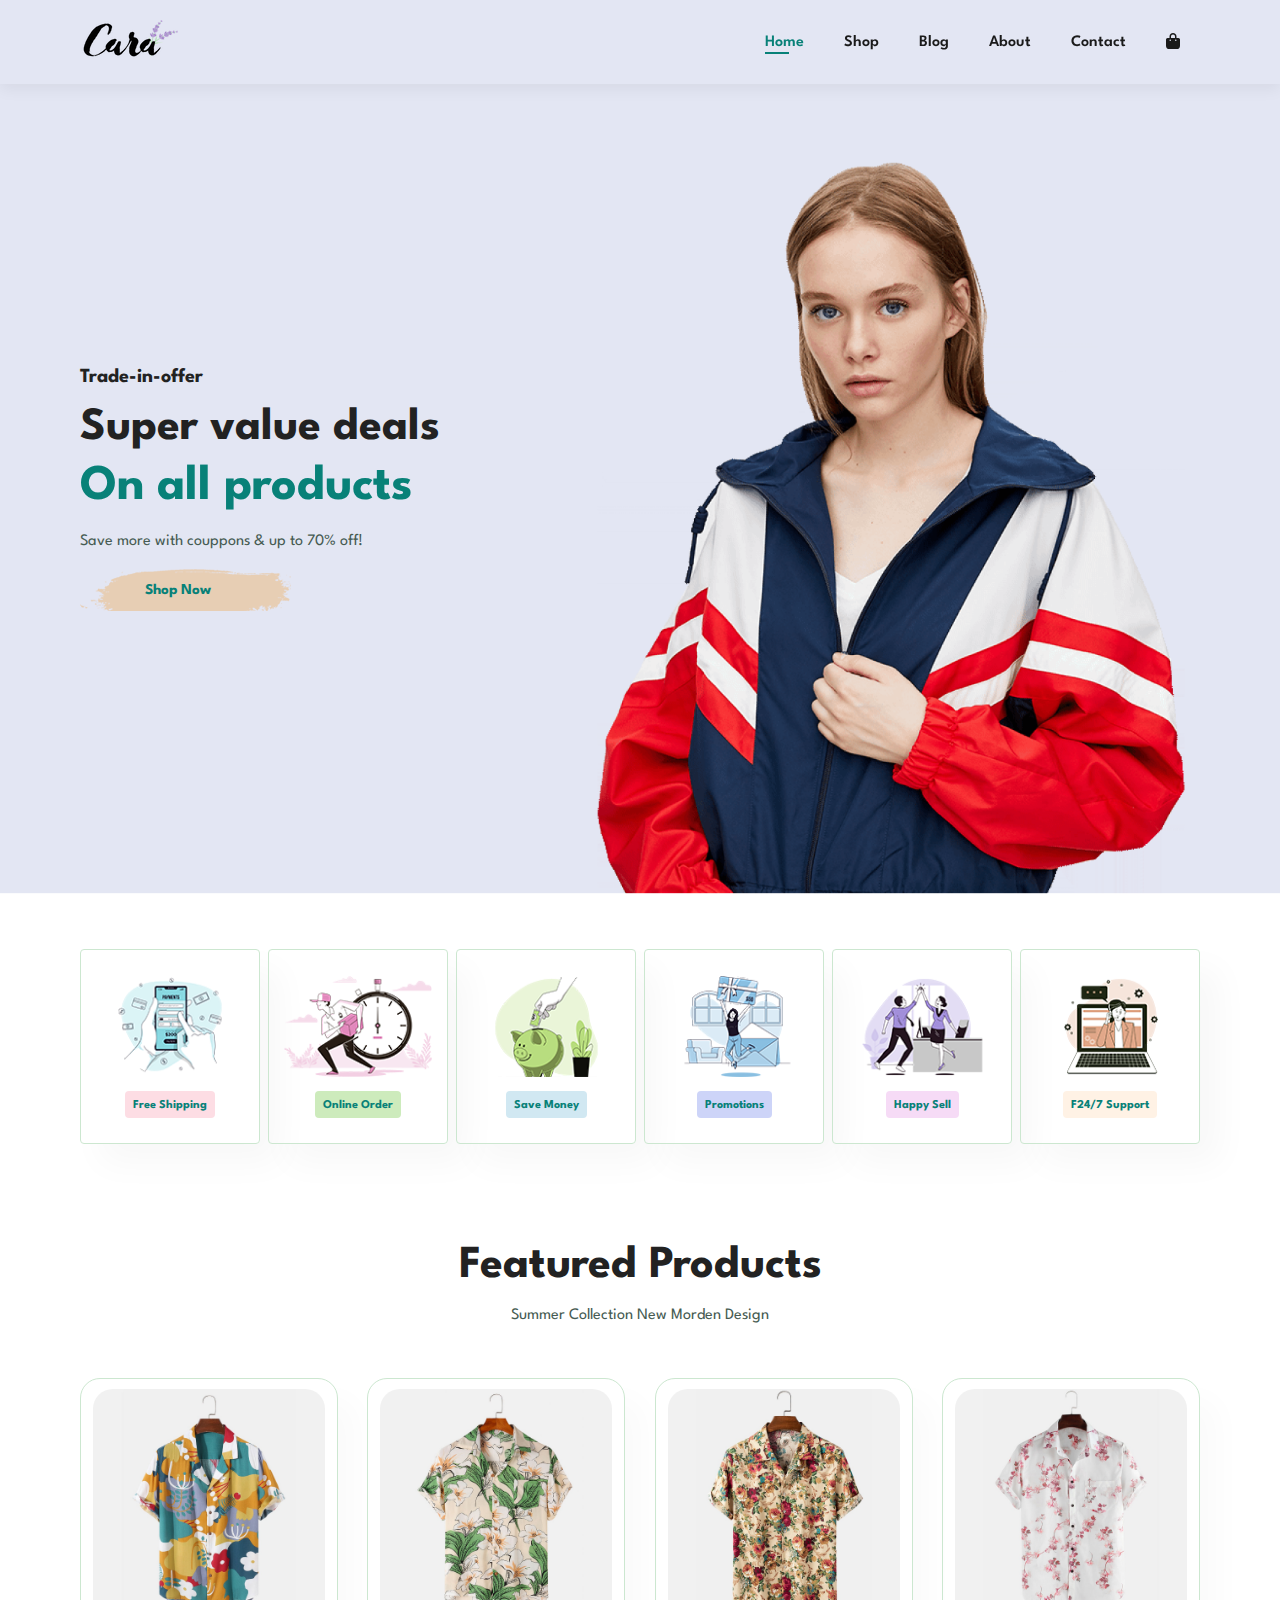
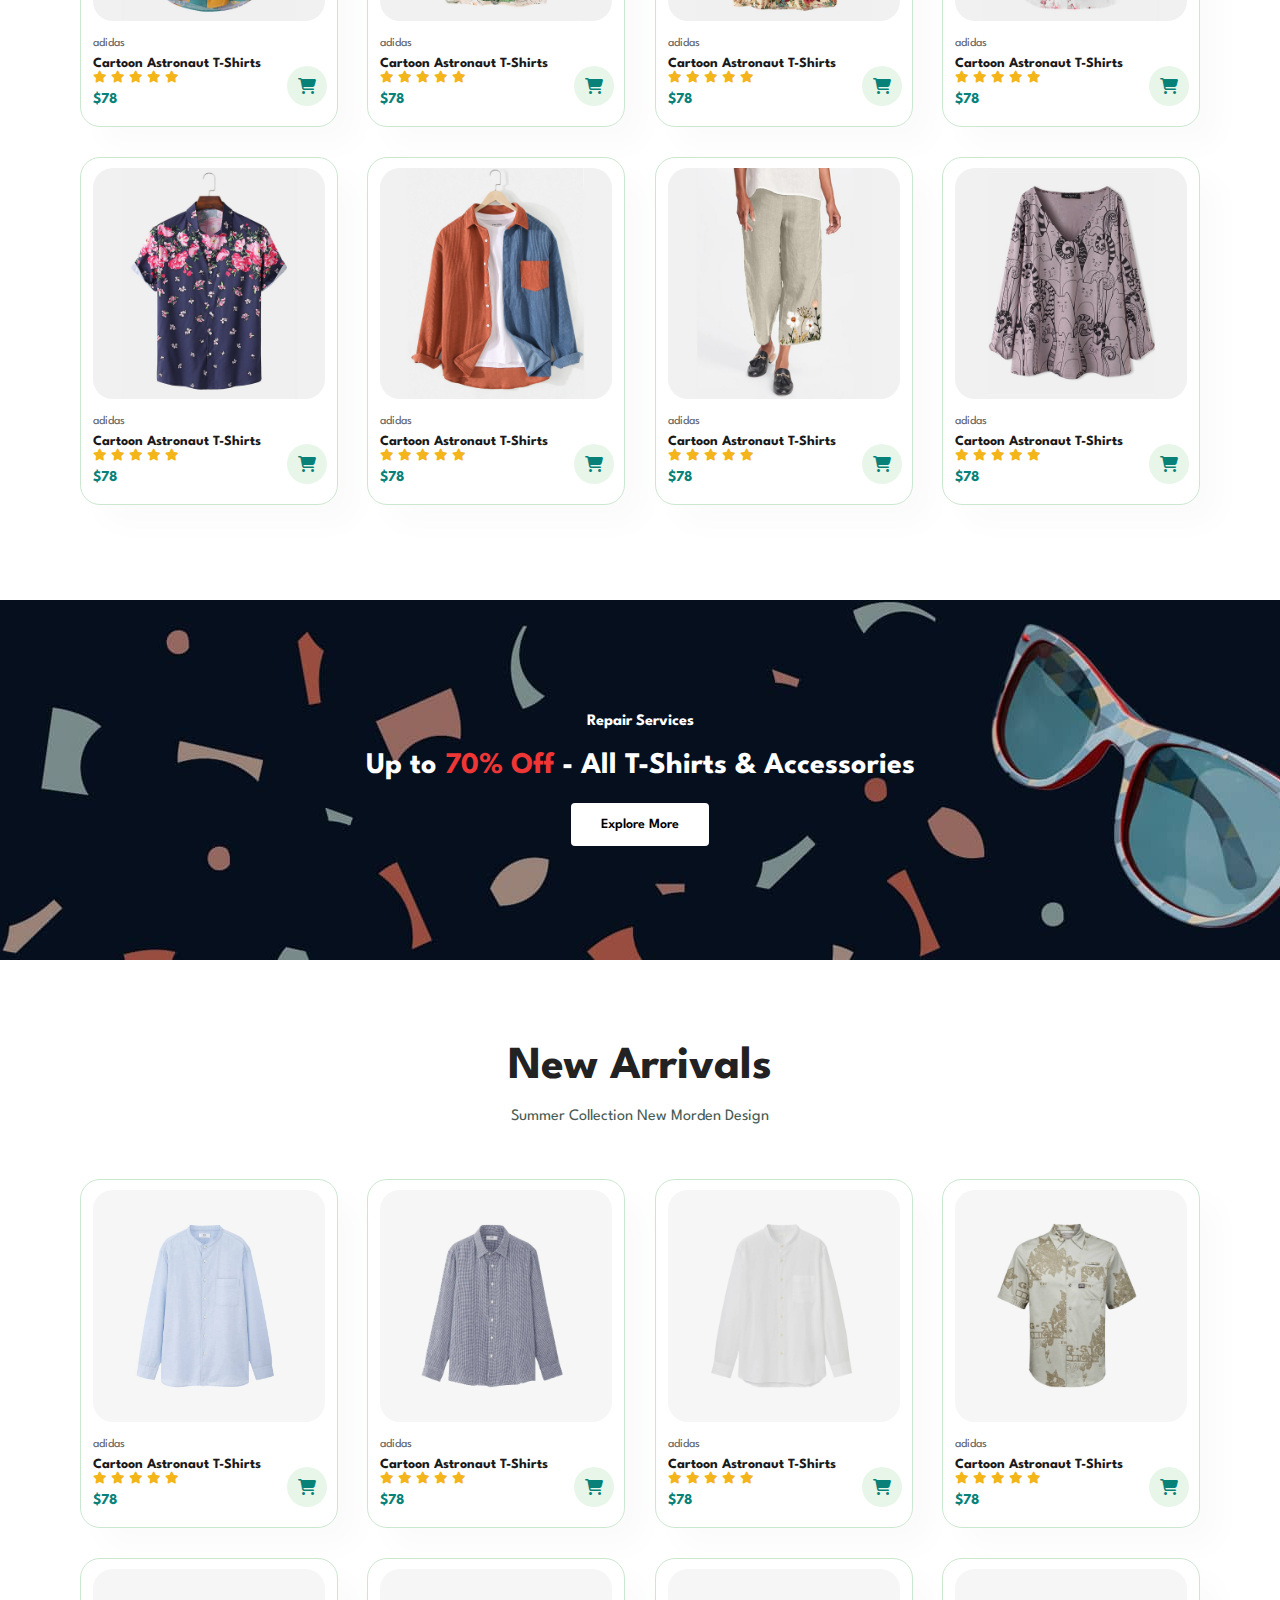
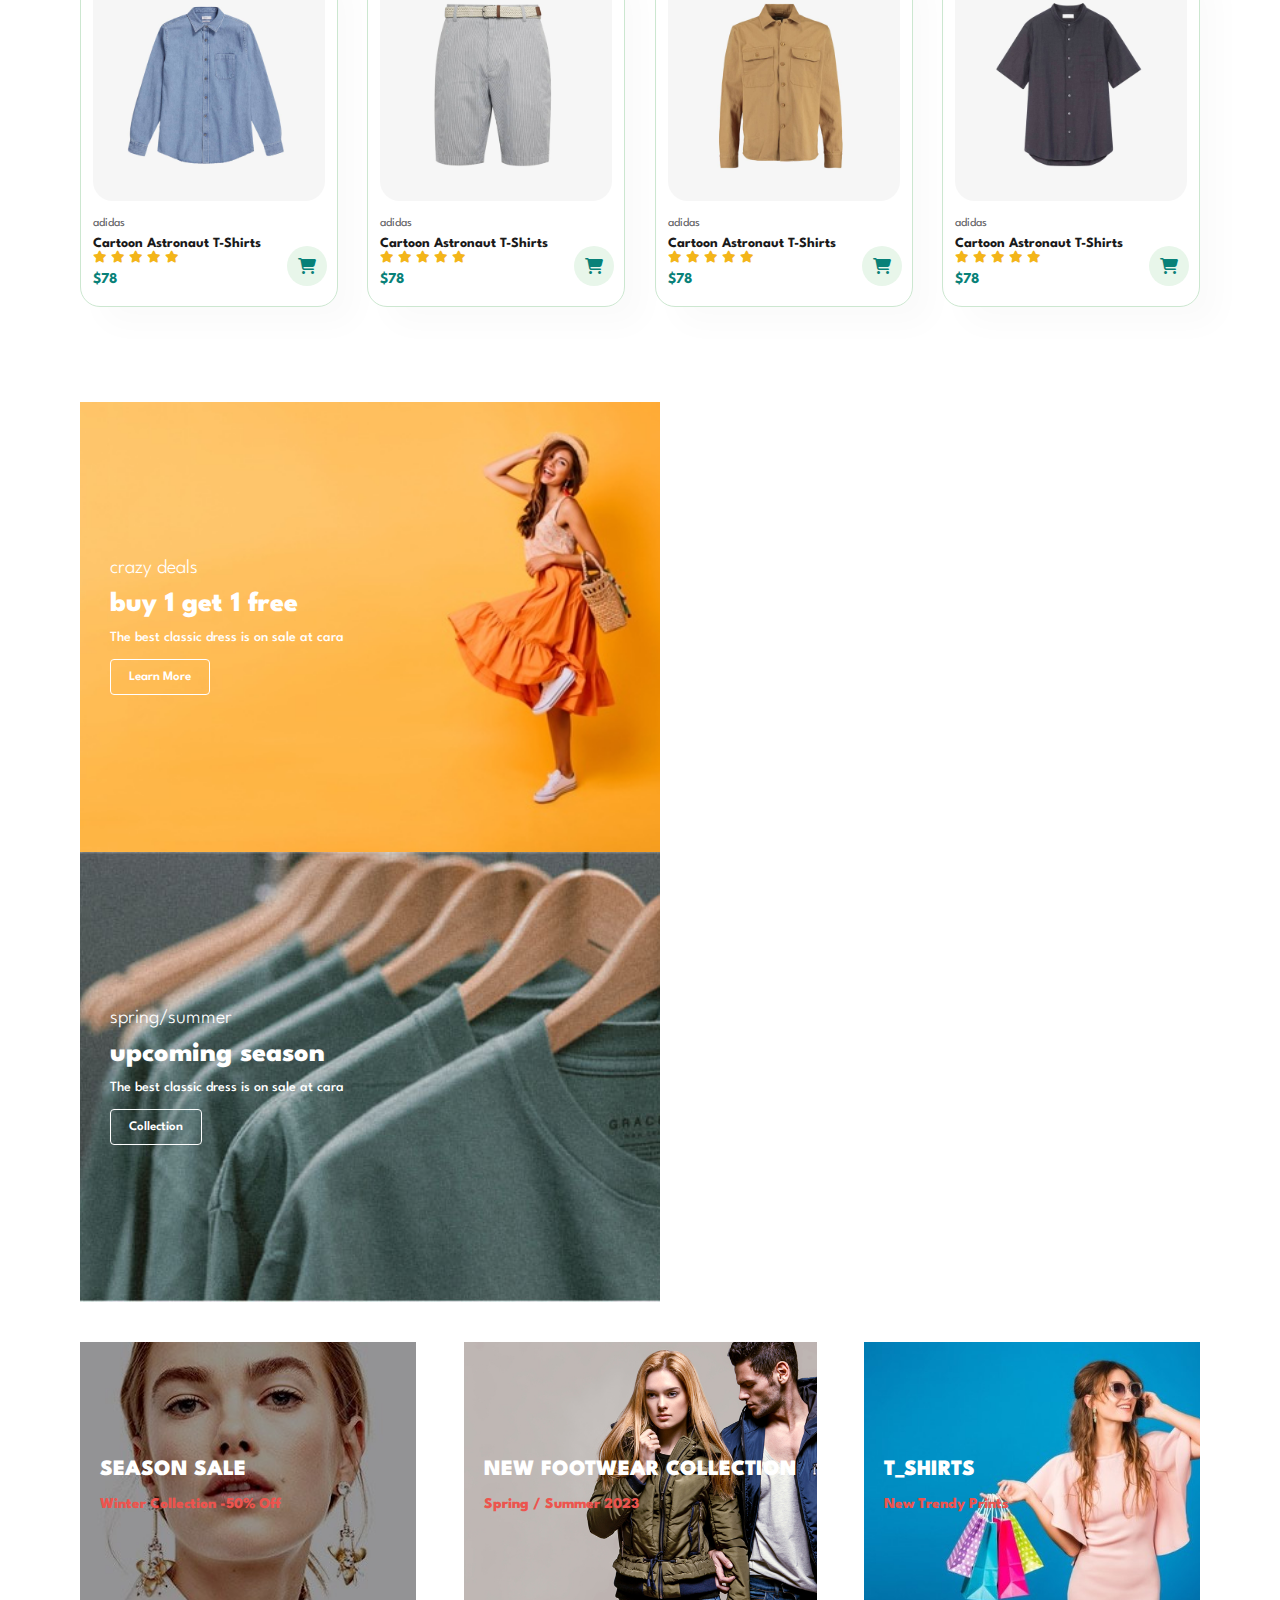
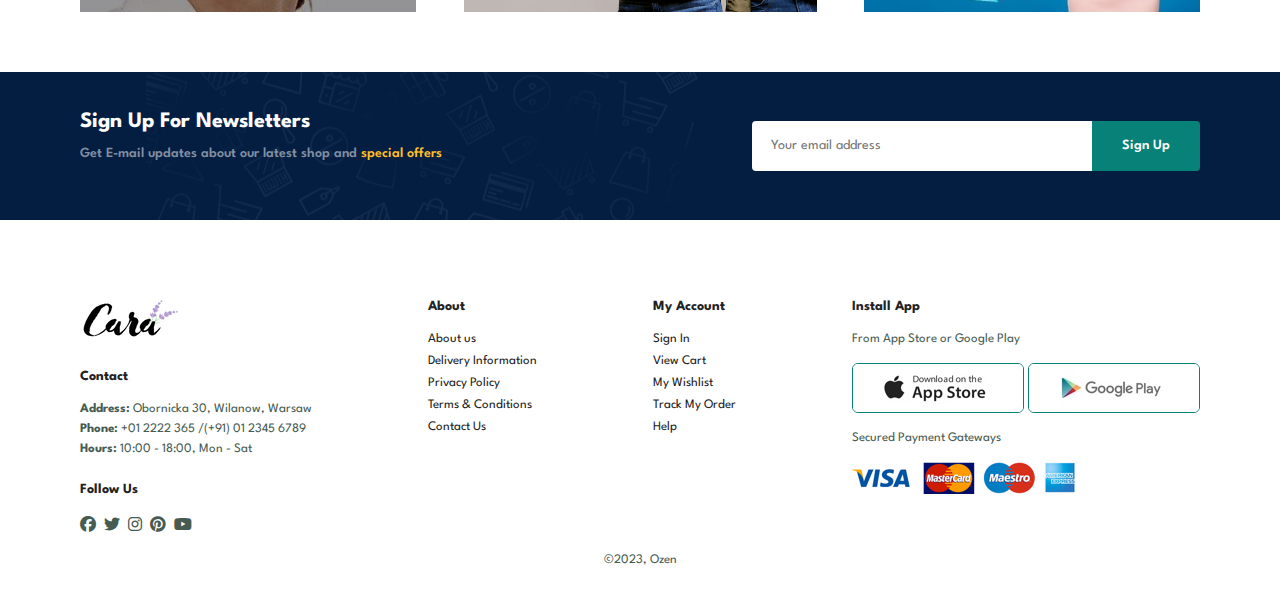
<file: index.html>
<!DOCTYPE html>
<html lang="en">
<head>
    <meta charset="UTF-8">
    <meta name="viewport" content="width=device-width, initial-scale=1.0">
    <title>Ecommerce Website</title>
    <link rel="stylesheet" href="https://cdnjs.cloudflare.com/ajax/libs/font-awesome/6.1.0/css/all.min.css">

    <link rel="stylesheet" href="style.css">
</head>
<body>
    
    <section id="header">

        <a href="#"><img src="img/logo.png" class="logo" alt=""></a>

        <div>
            <ul id="navbar">
                <li><a class="active" href="index.html">Home</a></li>
                <li><a href="shop.html">Shop</a></li>
                <li><a href="blog.html">Blog</a></li>
                <li><a href="about.html">About</a></li>
                <li><a href="contact.html">Contact</a></li>
                <li id="lg-bag"><a href="cart.html"><i class="fa-solid fa-bag-shopping"></i></a></li>
                <a href="#" id="close"><i class="fa-solid fa-xmark"></i></a>
            </ul>
        </div>
        <div id="mobile">
            <a href="cart.html"><i class="fa-solid fa-bag-shopping"></i></a>
            <i id="bar" class="fas fa-outdent"></i>
        </div>             
    </section>

    <section id="hero">
        <h4>Trade-in-offer</h4>
        <h2>Super value deals</h2>
        <h1>On all products</h1>
        <p>Save more with couppons & up to 70% off! </p>
        <button>Shop Now</button>
    </section>

    <section id="feature" class="section-p1">
        <div class="fe-box">
            <img src="img/features/f1.png" alt="">
            <h6>Free Shipping</h6>
        </div>
        <div class="fe-box">
            <img src="img/features/f2.png" alt="">
            <h6>Online Order</h6>
        </div>
        <div class="fe-box">
            <img src="img/features/f3.png" alt="">
            <h6>Save Money</h6>
        </div>
        <div class="fe-box">
            <img src="img/features/f4.png" alt="">
            <h6>Promotions</h6>
        </div>
        <div class="fe-box">
            <img src="img/features/f5.png" alt="">
            <h6>Happy Sell</h6>
        </div>
        <div class="fe-box">
            <img src="img/features/f6.png" alt="">
            <h6>F24/7 Support</h6>
        </div>
    </section>

    <section id="product1" class="section-p1">
    <h2>Featured Products</h2>
    <p>Summer Collection New Morden Design</p>
    <div class="pro-container">
        <div class="pro">
            <img src="img/products/f1.jpg" alt="">
            <div class="des">
                <span>adidas</span>
                <h5>Cartoon Astronaut T-Shirts</h5>
                <div class="star">
                    <i class="fas fa-star"></i>
                    <i class="fas fa-star"></i>
                    <i class="fas fa-star"></i>
                    <i class="fas fa-star"></i>
                    <i class="fas fa-star"></i>
                </div>
                <h4>$78</h4>
            </div>
            <a href="#"><i class="fa-solid fa-cart-shopping cart"></i></a>
        </div>
        <div class="pro">
            <img src="img/products/f2.jpg" alt="">
            <div class="des">
                <span>adidas</span>
                <h5>Cartoon Astronaut T-Shirts</h5>
                <div class="star">
                    <i class="fas fa-star"></i>
                    <i class="fas fa-star"></i>
                    <i class="fas fa-star"></i>
                    <i class="fas fa-star"></i>
                    <i class="fas fa-star"></i>
                </div>
                <h4>$78</h4>
            </div>
            <a href="#"><i class="fa-solid fa-cart-shopping cart"></i></a>
        </div>
        <div class="pro">
            <img src="img/products/f3.jpg" alt="">
            <div class="des">
                <span>adidas</span>
                <h5>Cartoon Astronaut T-Shirts</h5>
                <div class="star">
                    <i class="fas fa-star"></i>
                    <i class="fas fa-star"></i>
                    <i class="fas fa-star"></i>
                    <i class="fas fa-star"></i>
                    <i class="fas fa-star"></i>
                </div>
                <h4>$78</h4>
            </div>
            <a href="#"><i class="fa-solid fa-cart-shopping cart"></i></a>
        </div>
        <div class="pro">
            <img src="img/products/f4.jpg" alt="">
            <div class="des">
                <span>adidas</span>
                <h5>Cartoon Astronaut T-Shirts</h5>
                <div class="star">
                    <i class="fas fa-star"></i>
                    <i class="fas fa-star"></i>
                    <i class="fas fa-star"></i>
                    <i class="fas fa-star"></i>
                    <i class="fas fa-star"></i>
                </div>
                <h4>$78</h4>
            </div>
            <a href="#"><i class="fa-solid fa-cart-shopping cart"></i></a>
        </div>
        <div class="pro">
            <img src="img/products/f5.jpg" alt="">
            <div class="des">
                <span>adidas</span>
                <h5>Cartoon Astronaut T-Shirts</h5>
                <div class="star">
                    <i class="fas fa-star"></i>
                    <i class="fas fa-star"></i>
                    <i class="fas fa-star"></i>
                    <i class="fas fa-star"></i>
                    <i class="fas fa-star"></i>
                </div>
                <h4>$78</h4>
            </div>
            <a href="#"><i class="fa-solid fa-cart-shopping cart"></i></a>
        </div>
        <div class="pro">
            <img src="img/products/f6.jpg" alt="">
            <div class="des">
                <span>adidas</span>
                <h5>Cartoon Astronaut T-Shirts</h5>
                <div class="star">
                    <i class="fas fa-star"></i>
                    <i class="fas fa-star"></i>
                    <i class="fas fa-star"></i>
                    <i class="fas fa-star"></i>
                    <i class="fas fa-star"></i>
                </div>
                <h4>$78</h4>
            </div>
            <a href="#"><i class="fa-solid fa-cart-shopping cart"></i></a>
        </div>
        <div class="pro">
            <img src="img/products/f7.jpg" alt="">
            <div class="des">
                <span>adidas</span>
                <h5>Cartoon Astronaut T-Shirts</h5>
                <div class="star">
                    <i class="fas fa-star"></i>
                    <i class="fas fa-star"></i>
                    <i class="fas fa-star"></i>
                    <i class="fas fa-star"></i>
                    <i class="fas fa-star"></i>
                </div>
                <h4>$78</h4>
            </div>
            <a href="#"><i class="fa-solid fa-cart-shopping cart"></i></a>
        </div>
        <div class="pro">
            <img src="img/products/f8.jpg" alt="">
            <div class="des">
                <span>adidas</span>
                <h5>Cartoon Astronaut T-Shirts</h5>
                <div class="star">
                    <i class="fas fa-star"></i>
                    <i class="fas fa-star"></i>
                    <i class="fas fa-star"></i>
                    <i class="fas fa-star"></i>
                    <i class="fas fa-star"></i>
                </div>
                <h4>$78</h4>
            </div>
            <a href="#"><i class="fa-solid fa-cart-shopping cart"></i></a>
        </div>
    </div>
    </section>

    <section id="banner" class="section-m1">
        <h4>Repair Services</h4>
        <h2>Up to <span>70% Off</span> - All T-Shirts & Accessories</h2>
        <button class="normal">Explore More</button>
    </section>

    <section id="product1" class="section-p1">
        <h2>New Arrivals</h2>
        <p>Summer Collection New Morden Design</p>
        <div class="pro-container">
            <div class="pro">
                <img src="img/products/n1.jpg" alt="">
                <div class="des">
                    <span>adidas</span>
                    <h5>Cartoon Astronaut T-Shirts</h5>
                    <div class="star">
                        <i class="fas fa-star"></i>
                        <i class="fas fa-star"></i>
                        <i class="fas fa-star"></i>
                        <i class="fas fa-star"></i>
                        <i class="fas fa-star"></i>
                    </div>
                    <h4>$78</h4>
                </div>
                <a href="#"><i class="fa-solid fa-cart-shopping cart"></i></a>
            </div>
            <div class="pro">
                <img src="img/products/n2.jpg" alt="">
                <div class="des">
                    <span>adidas</span>
                    <h5>Cartoon Astronaut T-Shirts</h5>
                    <div class="star">
                        <i class="fas fa-star"></i>
                        <i class="fas fa-star"></i>
                        <i class="fas fa-star"></i>
                        <i class="fas fa-star"></i>
                        <i class="fas fa-star"></i>
                    </div>
                    <h4>$78</h4>
                </div>
                <a href="#"><i class="fa-solid fa-cart-shopping cart"></i></a>
            </div>
            <div class="pro">
                <img src="img/products/n3.jpg" alt="">
                <div class="des">
                    <span>adidas</span>
                    <h5>Cartoon Astronaut T-Shirts</h5>
                    <div class="star">
                        <i class="fas fa-star"></i>
                        <i class="fas fa-star"></i>
                        <i class="fas fa-star"></i>
                        <i class="fas fa-star"></i>
                        <i class="fas fa-star"></i>
                    </div>
                    <h4>$78</h4>
                </div>
                <a href="#"><i class="fa-solid fa-cart-shopping cart"></i></a>
            </div>
            <div class="pro">
                <img src="img/products/n4.jpg" alt="">
                <div class="des">
                    <span>adidas</span>
                    <h5>Cartoon Astronaut T-Shirts</h5>
                    <div class="star">
                        <i class="fas fa-star"></i>
                        <i class="fas fa-star"></i>
                        <i class="fas fa-star"></i>
                        <i class="fas fa-star"></i>
                        <i class="fas fa-star"></i>
                    </div>
                    <h4>$78</h4>
                </div>
                <a href="#"><i class="fa-solid fa-cart-shopping cart"></i></a>
            </div>
            <div class="pro">
                <img src="img/products/n5.jpg" alt="">
                <div class="des">
                    <span>adidas</span>
                    <h5>Cartoon Astronaut T-Shirts</h5>
                    <div class="star">
                        <i class="fas fa-star"></i>
                        <i class="fas fa-star"></i>
                        <i class="fas fa-star"></i>
                        <i class="fas fa-star"></i>
                        <i class="fas fa-star"></i>
                    </div>
                    <h4>$78</h4>
                </div>
                <a href="#"><i class="fa-solid fa-cart-shopping cart"></i></a>
            </div>
            <div class="pro">
                <img src="img/products/n6.jpg" alt="">
                <div class="des">
                    <span>adidas</span>
                    <h5>Cartoon Astronaut T-Shirts</h5>
                    <div class="star">
                        <i class="fas fa-star"></i>
                        <i class="fas fa-star"></i>
                        <i class="fas fa-star"></i>
                        <i class="fas fa-star"></i>
                        <i class="fas fa-star"></i>
                    </div>
                    <h4>$78</h4>
                </div>
                <a href="#"><i class="fa-solid fa-cart-shopping cart"></i></a>
            </div>
            <div class="pro">
                <img src="img/products/n7.jpg" alt="">
                <div class="des">
                    <span>adidas</span>
                    <h5>Cartoon Astronaut T-Shirts</h5>
                    <div class="star">
                        <i class="fas fa-star"></i>
                        <i class="fas fa-star"></i>
                        <i class="fas fa-star"></i>
                        <i class="fas fa-star"></i>
                        <i class="fas fa-star"></i>
                    </div>
                    <h4>$78</h4>
                </div>
                <a href="#"><i class="fa-solid fa-cart-shopping cart"></i></a>
            </div>
            <div class="pro">
                <img src="img/products/n8.jpg" alt="">
                <div class="des">
                    <span>adidas</span>
                    <h5>Cartoon Astronaut T-Shirts</h5>
                    <div class="star">
                        <i class="fas fa-star"></i>
                        <i class="fas fa-star"></i>
                        <i class="fas fa-star"></i>
                        <i class="fas fa-star"></i>
                        <i class="fas fa-star"></i>
                    </div>
                    <h4>$78</h4>
                </div>
                <a href="#"><i class="fa-solid fa-cart-shopping cart"></i></a>
            </div>
        </div>
    </section>

    <section id="sm-banner" class="section-p1">
        <div class="banner-box">
            <h4>crazy deals</h4>
            <h2>buy 1 get 1 free</h2>
            <span>The best classic dress is on sale at cara</span>
            <button class="white">Learn More</button>
        </div>
        <div class="banner-box banner-box2">
            <h4>spring/summer</h4>
            <h2>upcoming season</h2>
            <span>The best classic dress is on sale at cara</span>
            <button class="white">Collection</button>
        </div>
    </section>

    <section id="banner3">
        <div class="banner-box">
            <h2>SEASON SALE</h2>
            <h3>Winter Collection -50% Off</h3>
        </div>
        <div class="banner-box banner-box2">
            <h2>NEW FOOTWEAR COLLECTION</h2>
            <h3>Spring / Summer 2023</h3>
        </div>
        <div class="banner-box banner-box3">
            <h2>T_SHIRTS</h2>
            <h3>New Trendy Prints</h3>
        </div>
    </section>

    <section id="newsletter" class="section-p1 section-m1">
        <div class="newstext">
            <h4>Sign Up For Newsletters</h4>
            <p>Get E-mail updates about our latest shop and <span>special offers</span></p>
        </div>
        <div class="form">
           <input type="text" placeholder="Your email address">
           <button class="normal">Sign Up</button>
        </div>
    </section>

    <footer class="section-p1">
        <div class="col">
            <img class="logo" src="img/logo.png" alt="">
            <h4>Contact</h4>
            <p><strong>Address:</strong> Obornicka 30, Wilanow, Warsaw</p>
            <p><strong>Phone:</strong> +01 2222 365 /(+91) 01 2345 6789</p>
            <p><strong>Hours:</strong> 10:00 - 18:00, Mon - Sat</p>
            <div class="follow">
                <h4>Follow Us</h4>
                <div class="icon">
                    <i class="fa-brands fa-facebook"></i>
                    <i class="fa-brands fa-twitter"></i>
                    <i class="fa-brands fa-instagram"></i>
                    <i class="fa-brands fa-pinterest"></i>
                    <i class="fa-brands fa-youtube"></i>
                </div>
            </div>
        </div>

        <div class="col">
            <h4>About</h4>
            <a href="#">About us</a>
            <a href="#">Delivery Information</a>
            <a href="#">Privacy Policy</a>
            <a href="#">Terms & Conditions</a>
            <a href="#">Contact Us</a>
        </div>

        <div class="col">
            <h4>My Account</h4>
            <a href="#">Sign In</a>
            <a href="#">View Cart</a>
            <a href="#">My Wishlist</a>
            <a href="#">Track My Order</a>
            <a href="#">Help</a>
        </div> 

        <div class="col install">
            <h4>Install App</h4>
            <p>From App Store or Google Play</p>
            <div class="row">
                <img src="img/pay/app.jpg" alt="">
                <img src="img/pay/play.jpg" alt="">
            </div>
            <p>Secured Payment Gateways</p>
            <img src="img/pay/pay.png" alt="">
        </div>

        <div class="copyright">
            <p>©2023, Ozen</p>
        </div>
    </footer>

    <script src="script.js"></script>
</body>
</html>
</file>
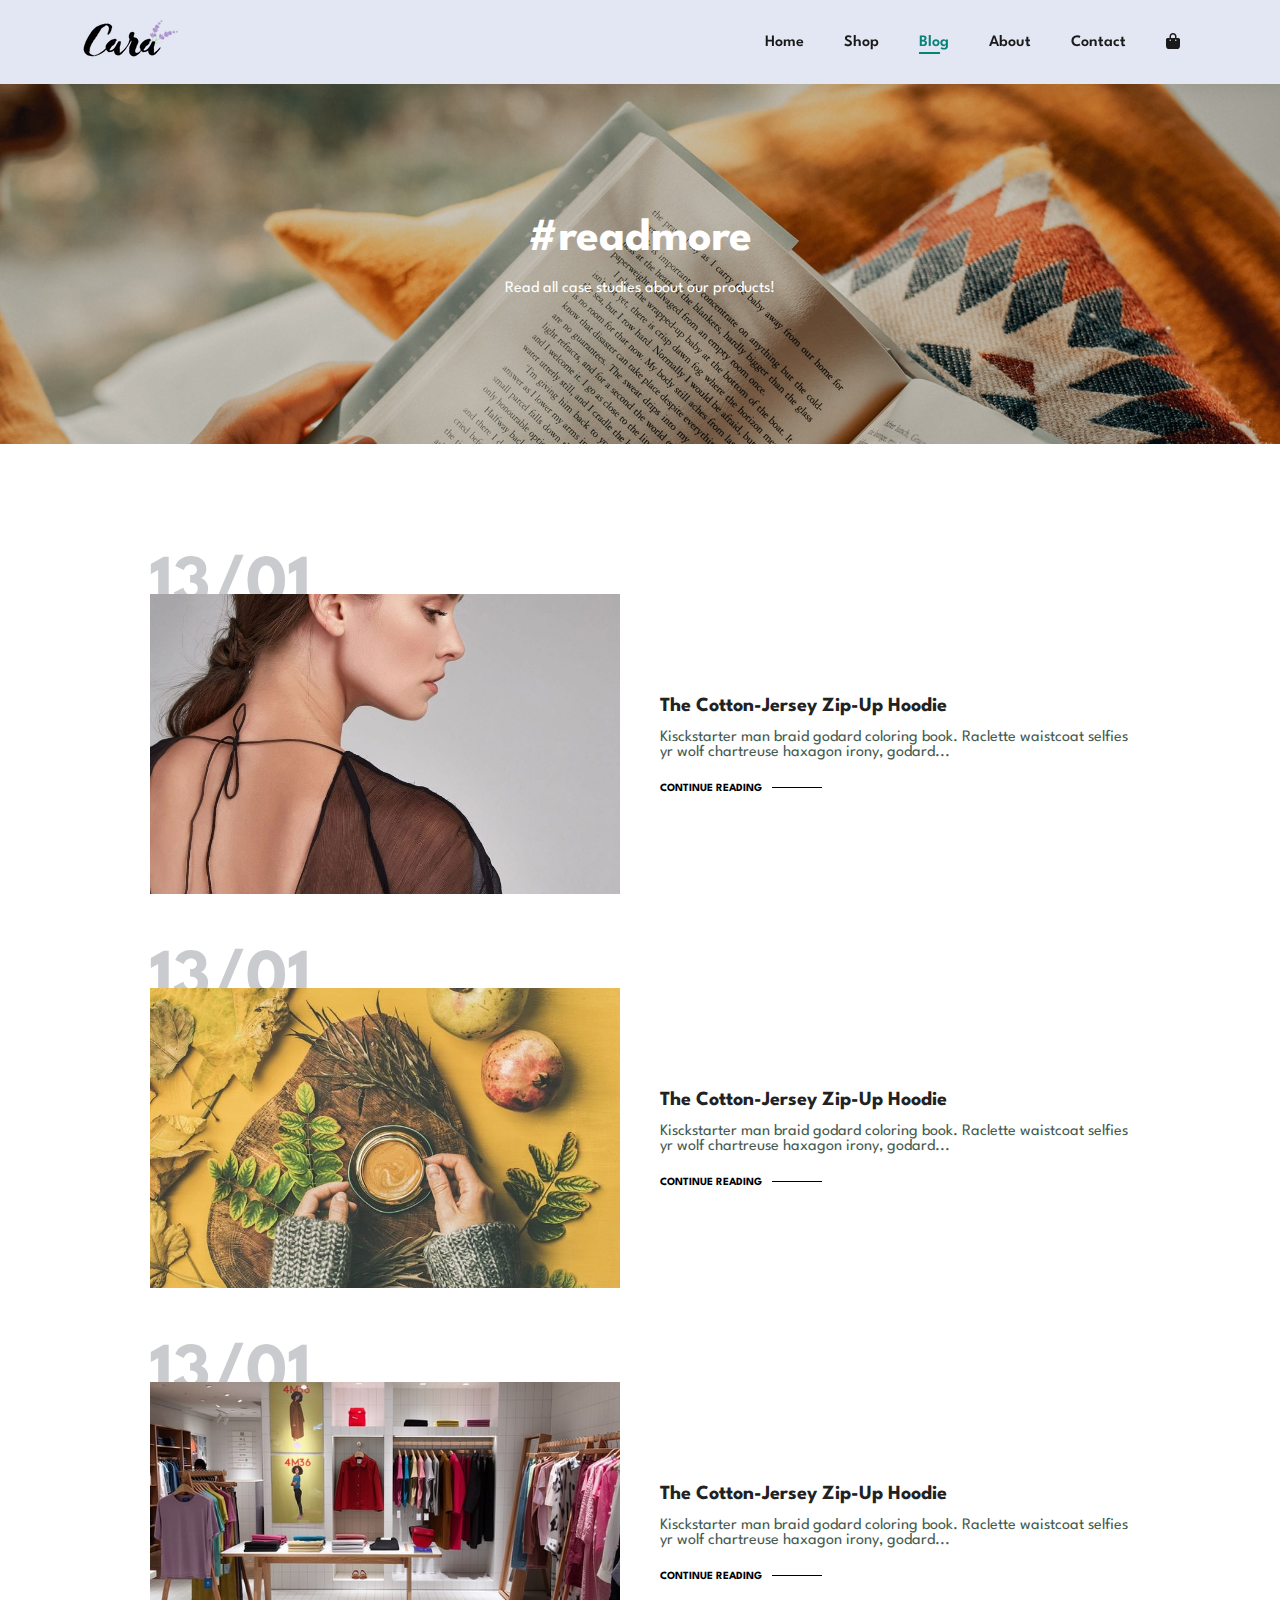
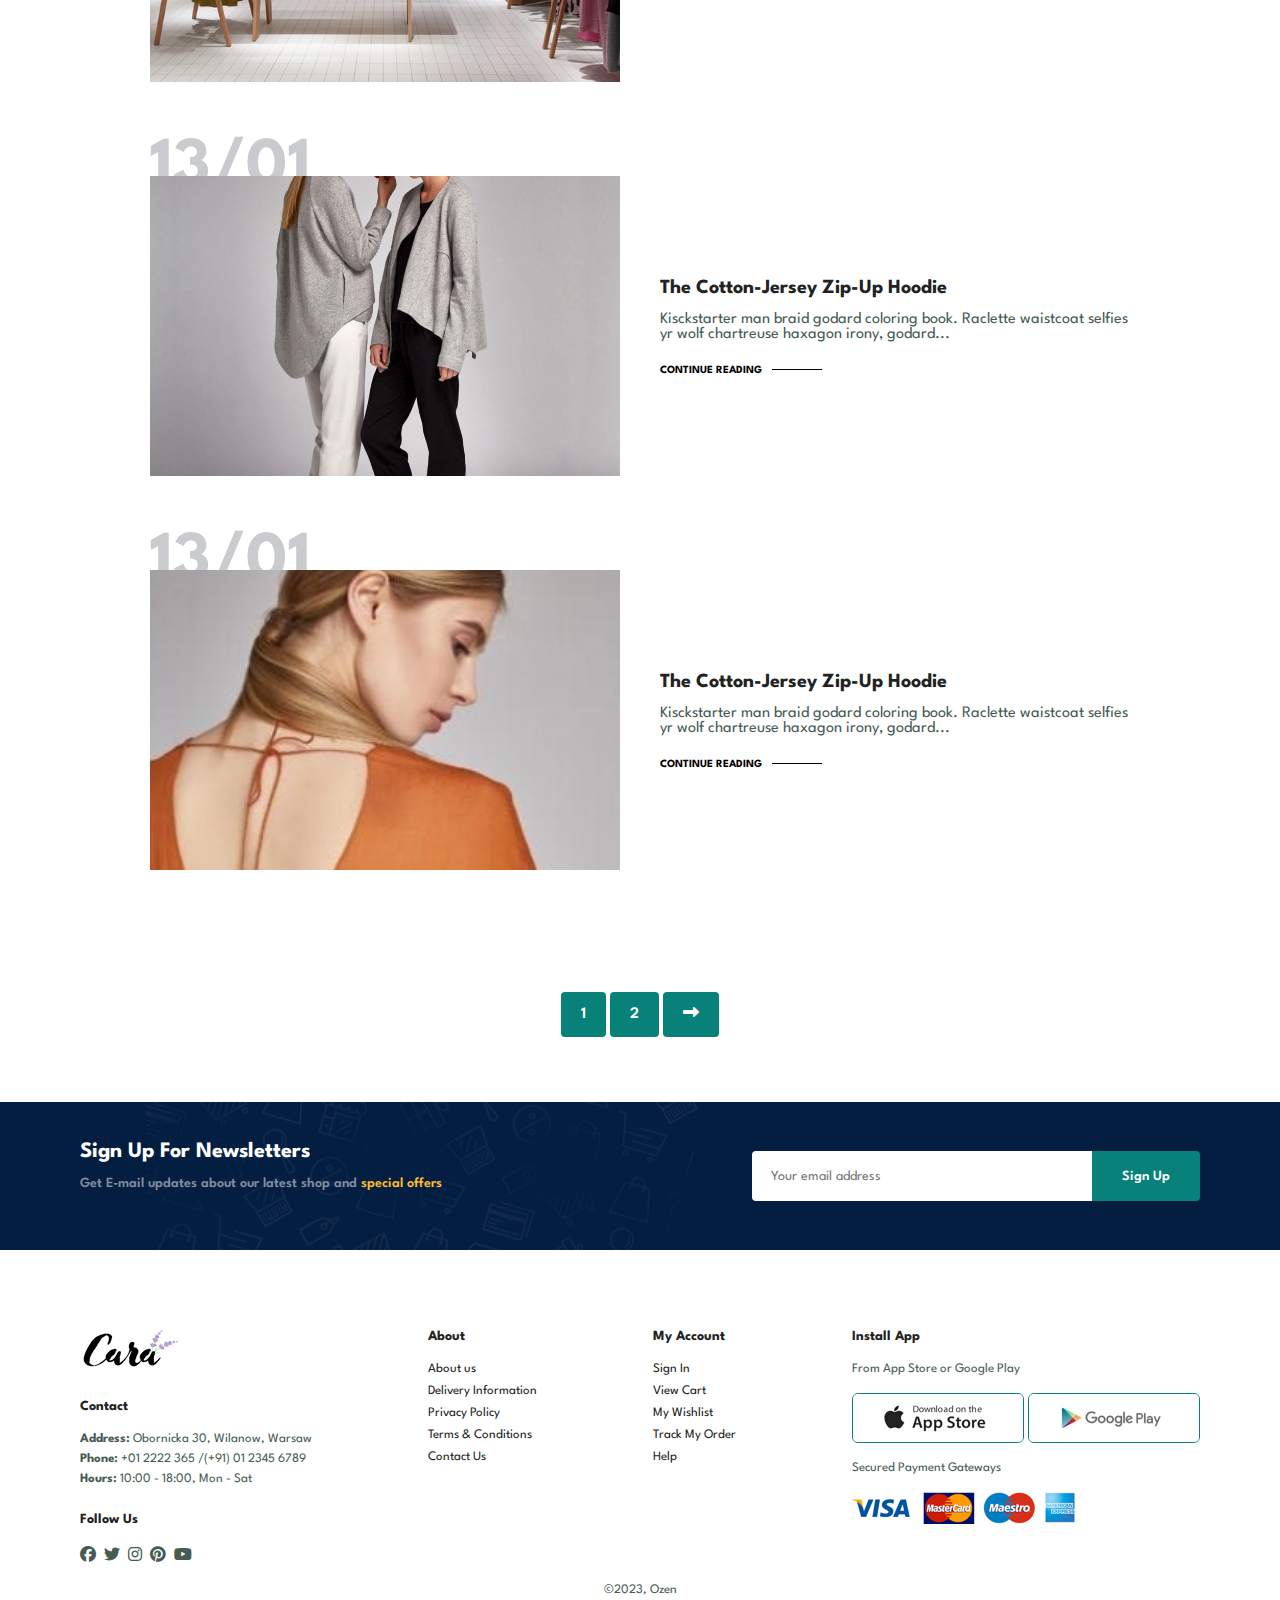
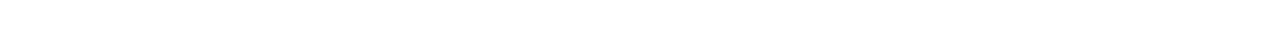
<file: blog.html>
<!DOCTYPE html>
<html lang="en">
<head>
    <meta charset="UTF-8">
    <meta name="viewport" content="width=device-width, initial-scale=1.0">
    <title>Ecommerce Website</title>
    <link rel="stylesheet" href="https://cdnjs.cloudflare.com/ajax/libs/font-awesome/6.1.0/css/all.min.css">

    <link rel="stylesheet" href="style.css">
</head>
<body>
    
    <section id="header">

        <a href="#"><img src="img/logo.png" class="logo" alt=""></a>

        <div>
            <ul id="navbar">
                <li><a href="index.html">Home</a></li>
                <li><a href="shop.html">Shop</a></li>
                <li><a class="active"  href="blog.html">Blog</a></li>
                <li><a href="about.html">About</a></li>
                <li><a href="contact.html">Contact</a></li>
                <li id="lg-bag"><a href="cart.html"><i class="fa-solid fa-bag-shopping"></i></a></li>
                <a href="#" id="close"><i class="fa-solid fa-xmark"></i></a>
            </ul>
        </div>
        <div id="mobile">
            <a href="cart.html"><i class="fa-solid fa-bag-shopping"></i></a>
            <i id="bar" class="fas fa-outdent"></i>
        </div>             
    </section>

    <section id="page-header" class="blog-header">
        <h2>#readmore</h2>
        <p>Read all case studies about our products!</p>
    </section>

    <section id="blog">
        <div class="blog-box">
            <div class="blog-img">
                <img src="img/blog/b1 (1).jpg" alt="">
            </div>
            <div class="blog-details">
                <h4>The Cotton-Jersey Zip-Up Hoodie</h4>
                <p>Kisckstarter man braid godard coloring book. Raclette waistcoat selfies yr 
                    wolf chartreuse haxagon irony, godard...</p>
                <a href="#">CONTINUE READING</a>
            </div>
            <h1>13/01</h1>
        </div>
        <div class="blog-box">
            <div class="blog-img">
                <img src="img/blog/b6.jpg" alt="">
            </div>
            <div class="blog-details">
                <h4>The Cotton-Jersey Zip-Up Hoodie</h4>
                <p>Kisckstarter man braid godard coloring book. Raclette waistcoat selfies yr 
                    wolf chartreuse haxagon irony, godard...</p>
                <a href="#">CONTINUE READING</a>
            </div>
            <h1>13/01</h1>
        </div>
        <div class="blog-box">
            <div class="blog-img">
                <img src="img/blog/b3.jpg" alt="">
            </div>
            <div class="blog-details">
                <h4>The Cotton-Jersey Zip-Up Hoodie</h4>
                <p>Kisckstarter man braid godard coloring book. Raclette waistcoat selfies yr 
                    wolf chartreuse haxagon irony, godard...</p>
                <a href="#">CONTINUE READING</a>
            </div>
            <h1>13/01</h1>
        </div>
        <div class="blog-box">
            <div class="blog-img">
                <img src="img/blog/b4 (1).jpg" alt="">
            </div>
            <div class="blog-details">
                <h4>The Cotton-Jersey Zip-Up Hoodie</h4>
                <p>Kisckstarter man braid godard coloring book. Raclette waistcoat selfies yr 
                    wolf chartreuse haxagon irony, godard...</p>
                <a href="#">CONTINUE READING</a>
            </div>
            <h1>13/01</h1>
        </div>
        <div class="blog-box">
            <div class="blog-img">
                <img src="img/blog/b7 (1).jpg" alt="">
            </div>
            <div class="blog-details">
                <h4>The Cotton-Jersey Zip-Up Hoodie</h4>
                <p>Kisckstarter man braid godard coloring book. Raclette waistcoat selfies yr 
                    wolf chartreuse haxagon irony, godard...</p>
                <a href="#">CONTINUE READING</a>
            </div>
            <h1>13/01</h1>
        </div>
    </section>

    <section id="pagination" class="section-p1">
        <a href="#">1</a>
        <a href="#">2</a>
        <a href="#"><i class="fa-solid fa-right-long"></i></a>
    </section>

    <section id="newsletter" class="section-p1 section-m1">
        <div class="newstext">
            <h4>Sign Up For Newsletters</h4>
            <p>Get E-mail updates about our latest shop and <span>special offers</span></p>
        </div>
        <div class="form">
           <input type="text" placeholder="Your email address">
           <button class="normal">Sign Up</button>
        </div>
    </section>

    <footer class="section-p1">
        <div class="col">
            <img class="logo" src="img/logo.png" alt="">
            <h4>Contact</h4>
            <p><strong>Address:</strong> Obornicka 30, Wilanow, Warsaw</p>
            <p><strong>Phone:</strong> +01 2222 365 /(+91) 01 2345 6789</p>
            <p><strong>Hours:</strong> 10:00 - 18:00, Mon - Sat</p>
            <div class="follow">
                <h4>Follow Us</h4>
                <div class="icon">
                    <i class="fa-brands fa-facebook"></i>
                    <i class="fa-brands fa-twitter"></i>
                    <i class="fa-brands fa-instagram"></i>
                    <i class="fa-brands fa-pinterest"></i>
                    <i class="fa-brands fa-youtube"></i>
                </div>
            </div>
        </div>

        <div class="col">
            <h4>About</h4>
            <a href="#">About us</a>
            <a href="#">Delivery Information</a>
            <a href="#">Privacy Policy</a>
            <a href="#">Terms & Conditions</a>
            <a href="#">Contact Us</a>
        </div>

        <div class="col">
            <h4>My Account</h4>
            <a href="#">Sign In</a>
            <a href="#">View Cart</a>
            <a href="#">My Wishlist</a>
            <a href="#">Track My Order</a>
            <a href="#">Help</a>
        </div> 

        <div class="col install">
            <h4>Install App</h4>
            <p>From App Store or Google Play</p>
            <div class="row">
                <img src="img/pay/app.jpg" alt="">
                <img src="img/pay/play.jpg" alt="">
            </div>
            <p>Secured Payment Gateways</p>
            <img src="img/pay/pay.png" alt="">
        </div>

        <div class="copyright">
            <p>©2023, Ozen</p>
        </div>
    </footer>

    <script src="script.js"></script>
</body>
</html>
</file>
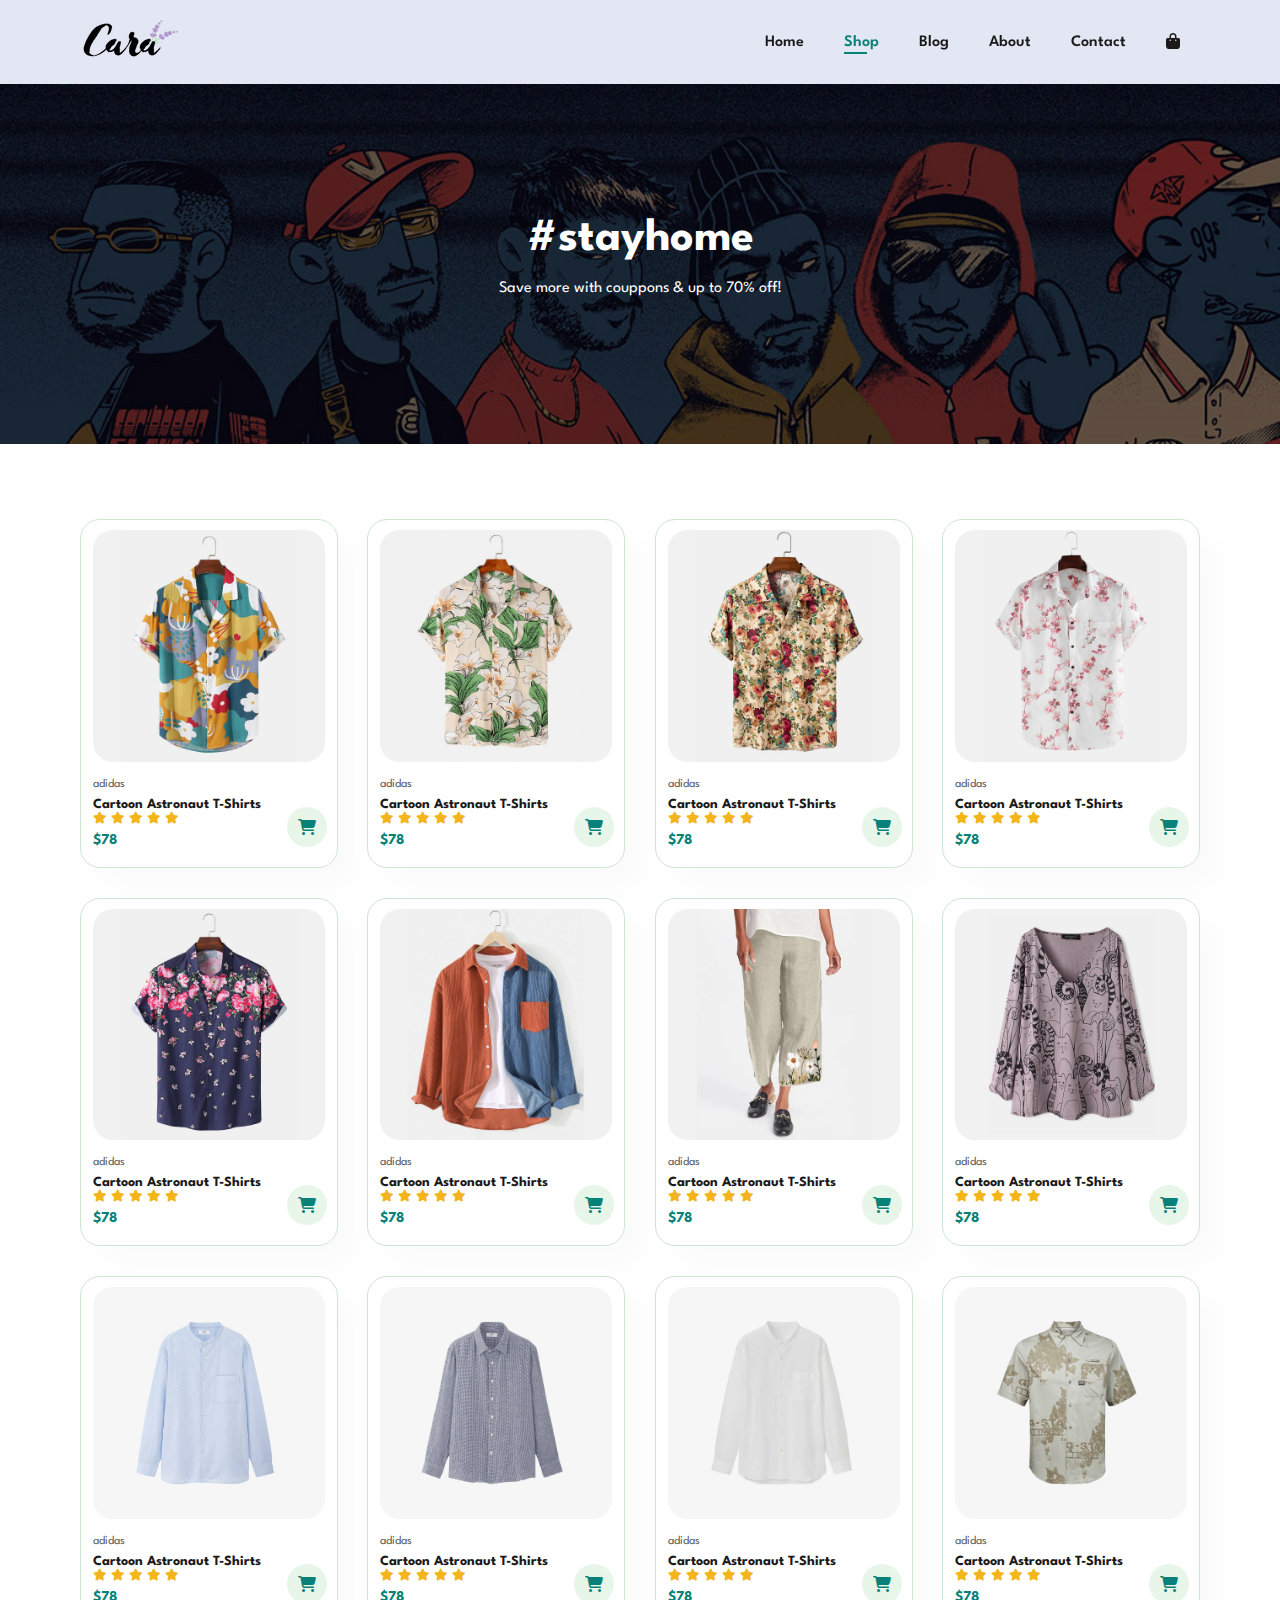
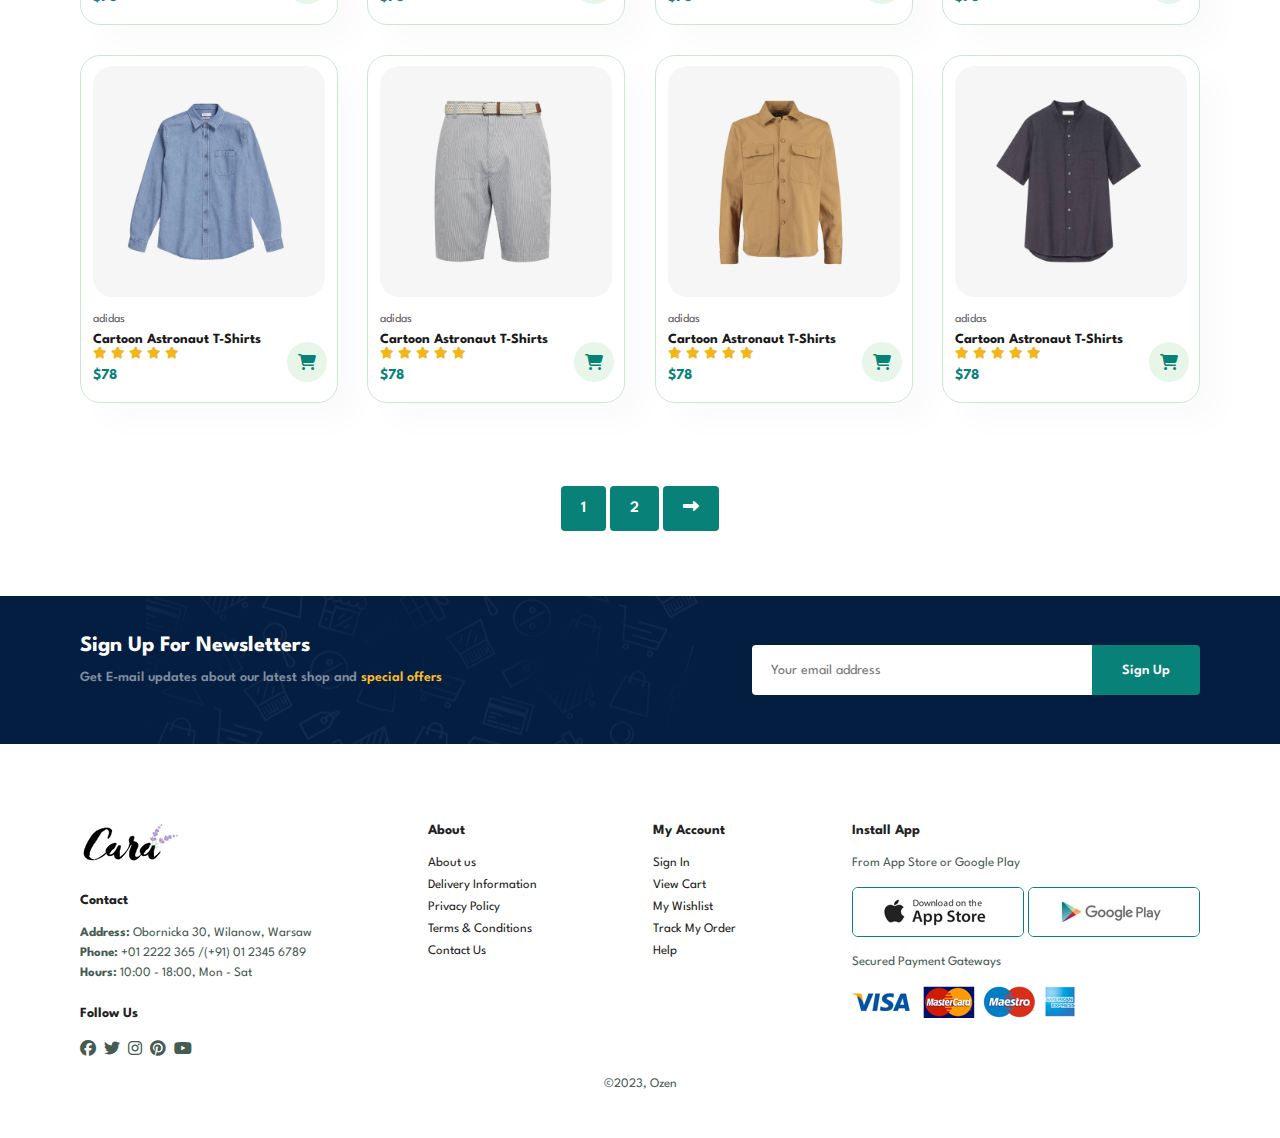
<file: shop.html>
<!DOCTYPE html>
<html lang="en">
<head>
    <meta charset="UTF-8">
    <meta name="viewport" content="width=device-width, initial-scale=1.0">
    <title>Ecommerce Website</title>
    <link rel="stylesheet" href="https://cdnjs.cloudflare.com/ajax/libs/font-awesome/6.1.0/css/all.min.css">

    <link rel="stylesheet" href="style.css">
</head>
<body>
    
    <section id="header">

        <a href="#"><img src="img/logo.png" class="logo" alt=""></a>

        <div>
            <ul id="navbar">
                <li><a href="index.html">Home</a></li>
                <li><a class="active"  href="shop.html">Shop</a></li>
                <li><a href="blog.html">Blog</a></li>
                <li><a href="about.html">About</a></li>
                <li><a href="contact.html">Contact</a></li>
                <li id="lg-bag"><a href="cart.html"><i class="fa-solid fa-bag-shopping"></i></a></li>
                <a href="#" id="close"><i class="fa-solid fa-xmark"></i></a>
            </ul>
        </div>
        <div id="mobile">
            <a href="cart.html"><i class="fa-solid fa-bag-shopping"></i></a>
            <i id="bar" class="fas fa-outdent"></i>
        </div>             
    </section>

    <section id="page-header">
        <h2>#stayhome</h2>
        <p>Save more with couppons & up to 70% off! </p>
    </section>

    <section id="product1" class="section-p1">
    <div class="pro-container">
        <div class="pro" onclick="window.location.href='sproduct.html';">
            <img src="img/products/f1.jpg" alt="">
            <div class="des">
                <span>adidas</span>
                <h5>Cartoon Astronaut T-Shirts</h5>
                <div class="star">
                    <i class="fas fa-star"></i>
                    <i class="fas fa-star"></i>
                    <i class="fas fa-star"></i>
                    <i class="fas fa-star"></i>
                    <i class="fas fa-star"></i>
                </div>
                <h4>$78</h4>
            </div>
            <a href="#"><i class="fa-solid fa-cart-shopping cart"></i></a>
        </div>
        <div class="pro">
            <img src="img/products/f2.jpg" alt="">
            <div class="des">
                <span>adidas</span>
                <h5>Cartoon Astronaut T-Shirts</h5>
                <div class="star">
                    <i class="fas fa-star"></i>
                    <i class="fas fa-star"></i>
                    <i class="fas fa-star"></i>
                    <i class="fas fa-star"></i>
                    <i class="fas fa-star"></i>
                </div>
                <h4>$78</h4>
            </div>
            <a href="#"><i class="fa-solid fa-cart-shopping cart"></i></a>
        </div>
        <div class="pro">
            <img src="img/products/f3.jpg" alt="">
            <div class="des">
                <span>adidas</span>
                <h5>Cartoon Astronaut T-Shirts</h5>
                <div class="star">
                    <i class="fas fa-star"></i>
                    <i class="fas fa-star"></i>
                    <i class="fas fa-star"></i>
                    <i class="fas fa-star"></i>
                    <i class="fas fa-star"></i>
                </div>
                <h4>$78</h4>
            </div>
            <a href="#"><i class="fa-solid fa-cart-shopping cart"></i></a>
        </div>
        <div class="pro">
            <img src="img/products/f4.jpg" alt="">
            <div class="des">
                <span>adidas</span>
                <h5>Cartoon Astronaut T-Shirts</h5>
                <div class="star">
                    <i class="fas fa-star"></i>
                    <i class="fas fa-star"></i>
                    <i class="fas fa-star"></i>
                    <i class="fas fa-star"></i>
                    <i class="fas fa-star"></i>
                </div>
                <h4>$78</h4>
            </div>
            <a href="#"><i class="fa-solid fa-cart-shopping cart"></i></a>
        </div>
        <div class="pro">
            <img src="img/products/f5.jpg" alt="">
            <div class="des">
                <span>adidas</span>
                <h5>Cartoon Astronaut T-Shirts</h5>
                <div class="star">
                    <i class="fas fa-star"></i>
                    <i class="fas fa-star"></i>
                    <i class="fas fa-star"></i>
                    <i class="fas fa-star"></i>
                    <i class="fas fa-star"></i>
                </div>
                <h4>$78</h4>
            </div>
            <a href="#"><i class="fa-solid fa-cart-shopping cart"></i></a>
        </div>
        <div class="pro">
            <img src="img/products/f6.jpg" alt="">
            <div class="des">
                <span>adidas</span>
                <h5>Cartoon Astronaut T-Shirts</h5>
                <div class="star">
                    <i class="fas fa-star"></i>
                    <i class="fas fa-star"></i>
                    <i class="fas fa-star"></i>
                    <i class="fas fa-star"></i>
                    <i class="fas fa-star"></i>
                </div>
                <h4>$78</h4>
            </div>
            <a href="#"><i class="fa-solid fa-cart-shopping cart"></i></a>
        </div>
        <div class="pro">
            <img src="img/products/f7.jpg" alt="">
            <div class="des">
                <span>adidas</span>
                <h5>Cartoon Astronaut T-Shirts</h5>
                <div class="star">
                    <i class="fas fa-star"></i>
                    <i class="fas fa-star"></i>
                    <i class="fas fa-star"></i>
                    <i class="fas fa-star"></i>
                    <i class="fas fa-star"></i>
                </div>
                <h4>$78</h4>
            </div>
            <a href="#"><i class="fa-solid fa-cart-shopping cart"></i></a>
        </div>
        <div class="pro">
            <img src="img/products/f8.jpg" alt="">
            <div class="des">
                <span>adidas</span>
                <h5>Cartoon Astronaut T-Shirts</h5>
                <div class="star">
                    <i class="fas fa-star"></i>
                    <i class="fas fa-star"></i>
                    <i class="fas fa-star"></i>
                    <i class="fas fa-star"></i>
                    <i class="fas fa-star"></i>
                </div>
                <h4>$78</h4>
            </div>
            <a href="#"><i class="fa-solid fa-cart-shopping cart"></i></a>
        </div>
            <div class="pro">
                <img src="img/products/n1.jpg" alt="">
                <div class="des">
                    <span>adidas</span>
                    <h5>Cartoon Astronaut T-Shirts</h5>
                    <div class="star">
                        <i class="fas fa-star"></i>
                        <i class="fas fa-star"></i>
                        <i class="fas fa-star"></i>
                        <i class="fas fa-star"></i>
                        <i class="fas fa-star"></i>
                    </div>
                    <h4>$78</h4>
                </div>
                <a href="#"><i class="fa-solid fa-cart-shopping cart"></i></a>
            </div>
            <div class="pro">
                <img src="img/products/n2.jpg" alt="">
                <div class="des">
                    <span>adidas</span>
                    <h5>Cartoon Astronaut T-Shirts</h5>
                    <div class="star">
                        <i class="fas fa-star"></i>
                        <i class="fas fa-star"></i>
                        <i class="fas fa-star"></i>
                        <i class="fas fa-star"></i>
                        <i class="fas fa-star"></i>
                    </div>
                    <h4>$78</h4>
                </div>
                <a href="#"><i class="fa-solid fa-cart-shopping cart"></i></a>
            </div>
            <div class="pro">
                <img src="img/products/n3.jpg" alt="">
                <div class="des">
                    <span>adidas</span>
                    <h5>Cartoon Astronaut T-Shirts</h5>
                    <div class="star">
                        <i class="fas fa-star"></i>
                        <i class="fas fa-star"></i>
                        <i class="fas fa-star"></i>
                        <i class="fas fa-star"></i>
                        <i class="fas fa-star"></i>
                    </div>
                    <h4>$78</h4>
                </div>
                <a href="#"><i class="fa-solid fa-cart-shopping cart"></i></a>
            </div>
            <div class="pro">
                <img src="img/products/n4.jpg" alt="">
                <div class="des">
                    <span>adidas</span>
                    <h5>Cartoon Astronaut T-Shirts</h5>
                    <div class="star">
                        <i class="fas fa-star"></i>
                        <i class="fas fa-star"></i>
                        <i class="fas fa-star"></i>
                        <i class="fas fa-star"></i>
                        <i class="fas fa-star"></i>
                    </div>
                    <h4>$78</h4>
                </div>
                <a href="#"><i class="fa-solid fa-cart-shopping cart"></i></a>
            </div>
            <div class="pro">
                <img src="img/products/n5.jpg" alt="">
                <div class="des">
                    <span>adidas</span>
                    <h5>Cartoon Astronaut T-Shirts</h5>
                    <div class="star">
                        <i class="fas fa-star"></i>
                        <i class="fas fa-star"></i>
                        <i class="fas fa-star"></i>
                        <i class="fas fa-star"></i>
                        <i class="fas fa-star"></i>
                    </div>
                    <h4>$78</h4>
                </div>
                <a href="#"><i class="fa-solid fa-cart-shopping cart"></i></a>
            </div>
            <div class="pro">
                <img src="img/products/n6.jpg" alt="">
                <div class="des">
                    <span>adidas</span>
                    <h5>Cartoon Astronaut T-Shirts</h5>
                    <div class="star">
                        <i class="fas fa-star"></i>
                        <i class="fas fa-star"></i>
                        <i class="fas fa-star"></i>
                        <i class="fas fa-star"></i>
                        <i class="fas fa-star"></i>
                    </div>
                    <h4>$78</h4>
                </div>
                <a href="#"><i class="fa-solid fa-cart-shopping cart"></i></a>
            </div>
            <div class="pro">
                <img src="img/products/n7.jpg" alt="">
                <div class="des">
                    <span>adidas</span>
                    <h5>Cartoon Astronaut T-Shirts</h5>
                    <div class="star">
                        <i class="fas fa-star"></i>
                        <i class="fas fa-star"></i>
                        <i class="fas fa-star"></i>
                        <i class="fas fa-star"></i>
                        <i class="fas fa-star"></i>
                    </div>
                    <h4>$78</h4>
                </div>
                <a href="#"><i class="fa-solid fa-cart-shopping cart"></i></a>
            </div>
            <div class="pro">
                <img src="img/products/n8.jpg" alt="">
                <div class="des">
                    <span>adidas</span>
                    <h5>Cartoon Astronaut T-Shirts</h5>
                    <div class="star">
                        <i class="fas fa-star"></i>
                        <i class="fas fa-star"></i>
                        <i class="fas fa-star"></i>
                        <i class="fas fa-star"></i>
                        <i class="fas fa-star"></i>
                    </div>
                    <h4>$78</h4>
                </div>
                <a href="#"><i class="fa-solid fa-cart-shopping cart"></i></a>
            </div>
        </div>
    </section>

    <section id="pagination" class="section-p1">
        <a href="#">1</a>
        <a href="#">2</a>
        <a href="#"><i class="fa-solid fa-right-long"></i></a>
    </section>

    <section id="newsletter" class="section-p1 section-m1">
        <div class="newstext">
            <h4>Sign Up For Newsletters</h4>
            <p>Get E-mail updates about our latest shop and <span>special offers</span></p>
        </div>
        <div class="form">
           <input type="text" placeholder="Your email address">
           <button class="normal">Sign Up</button>
        </div>
    </section>

    <footer class="section-p1">
        <div class="col">
            <img class="logo" src="img/logo.png" alt="">
            <h4>Contact</h4>
            <p><strong>Address:</strong> Obornicka 30, Wilanow, Warsaw</p>
            <p><strong>Phone:</strong> +01 2222 365 /(+91) 01 2345 6789</p>
            <p><strong>Hours:</strong> 10:00 - 18:00, Mon - Sat</p>
            <div class="follow">
                <h4>Follow Us</h4>
                <div class="icon">
                    <i class="fa-brands fa-facebook"></i>
                    <i class="fa-brands fa-twitter"></i>
                    <i class="fa-brands fa-instagram"></i>
                    <i class="fa-brands fa-pinterest"></i>
                    <i class="fa-brands fa-youtube"></i>
                </div>
            </div>
        </div>

        <div class="col">
            <h4>About</h4>
            <a href="#">About us</a>
            <a href="#">Delivery Information</a>
            <a href="#">Privacy Policy</a>
            <a href="#">Terms & Conditions</a>
            <a href="#">Contact Us</a>
        </div>

        <div class="col">
            <h4>My Account</h4>
            <a href="#">Sign In</a>
            <a href="#">View Cart</a>
            <a href="#">My Wishlist</a>
            <a href="#">Track My Order</a>
            <a href="#">Help</a>
        </div> 

        <div class="col install">
            <h4>Install App</h4>
            <p>From App Store or Google Play</p>
            <div class="row">
                <img src="img/pay/app.jpg" alt="">
                <img src="img/pay/play.jpg" alt="">
            </div>
            <p>Secured Payment Gateways</p>
            <img src="img/pay/pay.png" alt="">
        </div>

        <div class="copyright">
            <p>©2023, Ozen</p>
        </div>
    </footer>

    <script src="script.js"></script>
</body>
</html>
</file>
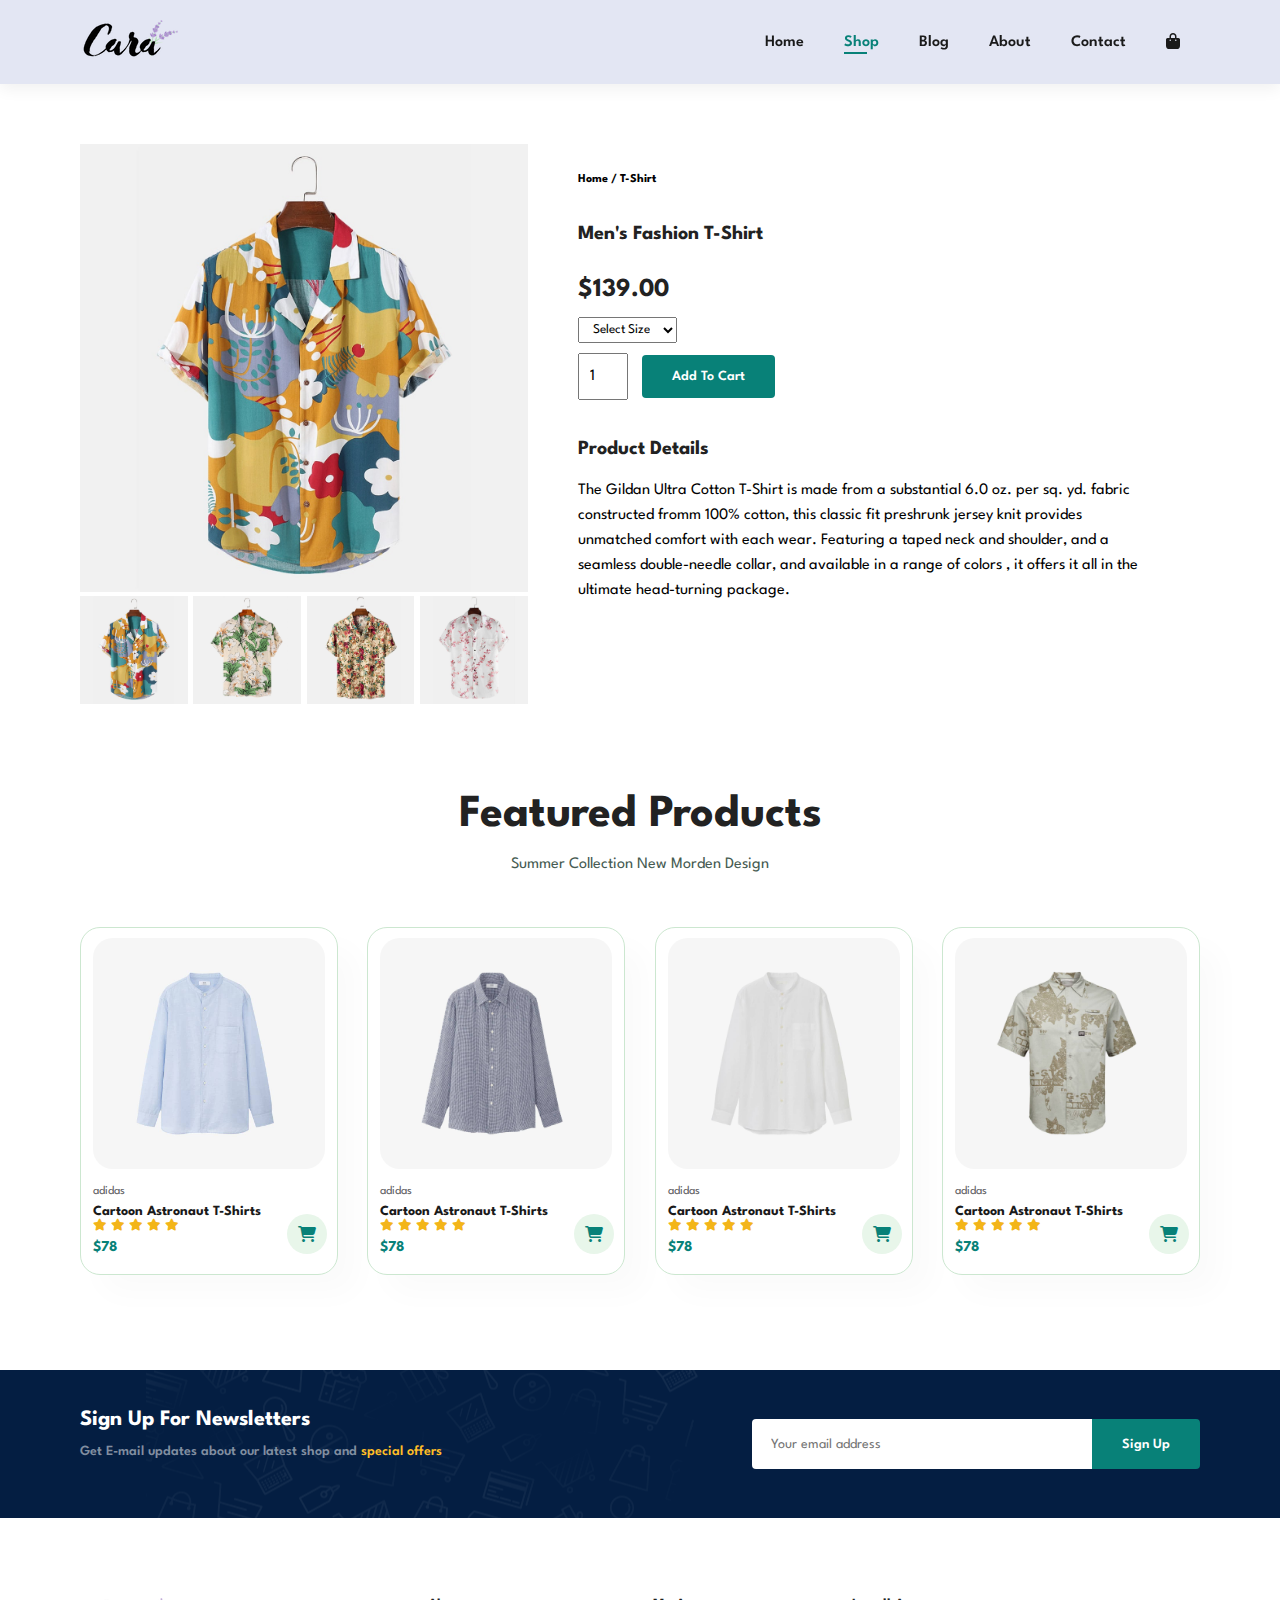
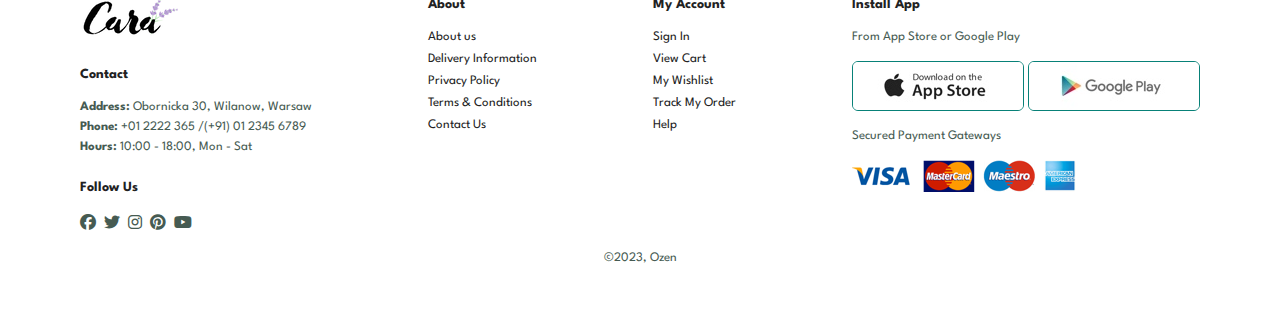
<file: sproduct.html>
<!DOCTYPE html>
<html lang="en">
<head>
    <meta charset="UTF-8">
    <meta name="viewport" content="width=device-width, initial-scale=1.0">
    <title>Ecommerce Website</title>
    <link rel="stylesheet" href="https://cdnjs.cloudflare.com/ajax/libs/font-awesome/6.1.0/css/all.min.css">

    <link rel="stylesheet" href="style.css">
</head>
<body>
    
    <section id="header">

        <a href="#"><img src="img/logo.png" class="logo" alt=""></a>

        <div>
            <ul id="navbar">
                <li><a href="index.html">Home</a></li>
                <li><a class="active"  href="shop.html">Shop</a></li>
                <li><a href="blog.html">Blog</a></li>
                <li><a href="about.html">About</a></li>
                <li><a href="contact.html">Contact</a></li>
                <li id="lg-bag"><a href="cart.html"><i class="fa-solid fa-bag-shopping"></i></a></li>
                <a href="#" id="close"><i class="fa-solid fa-xmark"></i></a>
            </ul>
        </div>
        <div id="mobile">
            <a href="cart.html"><i class="fa-solid fa-bag-shopping"></i></a>
            <i id="bar" class="fas fa-outdent"></i>
        </div>             
    </section>

    <section id="prodetails" class="section-p1">
        <div class="single-pro-image">
            <img src="img/products/f1.jpg" width="100%" id="MainImg" alt="">

            <div class="small-img-group">
                <div class="small-img-col">
                    <img src="img/products/f1.jpg" width="100%" class="small-img" alt="">
                </div>
                <div class="small-img-col">
                    <img src="img/products/f2.jpg" width="100%" class="small-img" alt="">
                </div>
                <div class="small-img-col">
                    <img src="img/products/f3.jpg" width="100%" class="small-img" alt="">
                </div>
                <div class="small-img-col">
                    <img src="img/products/f4.jpg" width="100%" class="small-img" alt="">
                </div>
            </div>

        </div>
        <div class="single-pro-details">
            <h6>Home / T-Shirt</h6>
            <h4>Men's Fashion T-Shirt</h4>
            <h2>$139.00</h2>
            <select>
                <option>Select Size</option>
                <option>XL</option>
                <option>XXL</option>
                <option>Small</option>
                <option>Large</option>
            </select>
            <input type="number" value="1">
            <button class="normal">Add  To Cart</button>
            <h4>Product Details</h4>
            <span>The Gildan Ultra Cotton T-Shirt is made from a substantial 6.0 oz. per
                sq. yd. fabric constructed fromm 100% cotton, this classic fit preshrunk
                jersey knit provides unmatched comfort with each wear. Featuring a taped neck
                and shoulder, and a seamless double-needle collar, and available in a range
                of colors , it offers it all in the ultimate head-turning package.</span>
        </div>
    </section>

    <section id="product1" class="section-p1">
        <h2>Featured Products</h2>
        <p>Summer Collection New Morden Design</p>
        <div class="pro-container">
            <div class="pro">
                <img src="img/products/n1.jpg" alt="">
                <div class="des">
                    <span>adidas</span>
                    <h5>Cartoon Astronaut T-Shirts</h5>
                    <div class="star">
                        <i class="fas fa-star"></i>
                        <i class="fas fa-star"></i>
                        <i class="fas fa-star"></i>
                        <i class="fas fa-star"></i>
                        <i class="fas fa-star"></i>
                    </div>
                    <h4>$78</h4>
                </div>
                <a href="#"><i class="fa-solid fa-cart-shopping cart"></i></a>
            </div>
            <div class="pro">
                <img src="img/products/n2.jpg" alt="">
                <div class="des">
                    <span>adidas</span>
                    <h5>Cartoon Astronaut T-Shirts</h5>
                    <div class="star">
                        <i class="fas fa-star"></i>
                        <i class="fas fa-star"></i>
                        <i class="fas fa-star"></i>
                        <i class="fas fa-star"></i>
                        <i class="fas fa-star"></i>
                    </div>
                    <h4>$78</h4>
                </div>
                <a href="#"><i class="fa-solid fa-cart-shopping cart"></i></a>
            </div>
            <div class="pro">
                <img src="img/products/n3.jpg" alt="">
                <div class="des">
                    <span>adidas</span>
                    <h5>Cartoon Astronaut T-Shirts</h5>
                    <div class="star">
                        <i class="fas fa-star"></i>
                        <i class="fas fa-star"></i>
                        <i class="fas fa-star"></i>
                        <i class="fas fa-star"></i>
                        <i class="fas fa-star"></i>
                    </div>
                    <h4>$78</h4>
                </div>
                <a href="#"><i class="fa-solid fa-cart-shopping cart"></i></a>
            </div>
            <div class="pro">
                <img src="img/products/n4.jpg" alt="">
                <div class="des">
                    <span>adidas</span>
                    <h5>Cartoon Astronaut T-Shirts</h5>
                    <div class="star">
                        <i class="fas fa-star"></i>
                        <i class="fas fa-star"></i>
                        <i class="fas fa-star"></i>
                        <i class="fas fa-star"></i>
                        <i class="fas fa-star"></i>
                    </div>
                    <h4>$78</h4>
                </div>
                <a href="#"><i class="fa-solid fa-cart-shopping cart"></i></a>
            </div>            
        </div>
    </section>

    <section id="newsletter" class="section-p1 section-m1">
        <div class="newstext">
            <h4>Sign Up For Newsletters</h4>
            <p>Get E-mail updates about our latest shop and <span>special offers</span></p>
        </div>
        <div class="form">
           <input type="text" placeholder="Your email address">
           <button class="normal">Sign Up</button>
        </div>
    </section>

    <footer class="section-p1">
        <div class="col">
            <img class="logo" src="img/logo.png" alt="">
            <h4>Contact</h4>
            <p><strong>Address:</strong> Obornicka 30, Wilanow, Warsaw</p>
            <p><strong>Phone:</strong> +01 2222 365 /(+91) 01 2345 6789</p>
            <p><strong>Hours:</strong> 10:00 - 18:00, Mon - Sat</p>
            <div class="follow">
                <h4>Follow Us</h4>
                <div class="icon">
                    <i class="fa-brands fa-facebook"></i>
                    <i class="fa-brands fa-twitter"></i>
                    <i class="fa-brands fa-instagram"></i>
                    <i class="fa-brands fa-pinterest"></i>
                    <i class="fa-brands fa-youtube"></i>
                </div>
            </div>
        </div>

        <div class="col">
            <h4>About</h4>
            <a href="#">About us</a>
            <a href="#">Delivery Information</a>
            <a href="#">Privacy Policy</a>
            <a href="#">Terms & Conditions</a>
            <a href="#">Contact Us</a>
        </div>

        <div class="col">
            <h4>My Account</h4>
            <a href="#">Sign In</a>
            <a href="#">View Cart</a>
            <a href="#">My Wishlist</a>
            <a href="#">Track My Order</a>
            <a href="#">Help</a>
        </div> 

        <div class="col install">
            <h4>Install App</h4>
            <p>From App Store or Google Play</p>
            <div class="row">
                <img src="img/pay/app.jpg" alt="">
                <img src="img/pay/play.jpg" alt="">
            </div>
            <p>Secured Payment Gateways</p>
            <img src="img/pay/pay.png" alt="">
        </div>

        <div class="copyright">
            <p>©2023, Ozen</p>
        </div>
    </footer>

    <script src="script.js"></script>
</body>
</html>
</file>
<file: style.css>
@import url('https://fonts.googleapis.com/css2?family=Spartan:wght@100;200;300;400;500;600;700;800;900&display=swap');

* {
    margin: 0;
    padding: 0;
    box-sizing: border-box;
    font-family: 'Spartan', sans-serif;
}

h1 {
    font-size: 50px;
    line-height: 64px;
    color: #222;
}

h2 {
    font-size: 46px;
    line-height: 54px;
    color: #222;
}

h4 {
    font-size: 20px;
    color: #222;
}

h6 {
    font-weight: 700;
    font-size: 12px;
}

p {
    font-size: 16px;
    color: #465b52;
    margin: 15px 0 20px 0;
}

.section-p1 {
    padding: 40px 80px;
}

.section-m1 {
    margin: 40px 0;
}

button.normal {
    font-size: 14px;
    font-weight: 600;
    padding: 15px 30px;
    color: #000;
    background-color: #fff;
    border-radius: 4px;
    cursor: pointer;
    border: none;
    outline: none;
    transition: 0.2s;
}

button.white {
    font-size: 13px;
    font-weight: 600;
    padding: 11px 18px;
    color: #fff;
    background-color: transparent;
    border-radius: 4px;
    cursor: pointer;
    border: 1px solid #fff;
    outline: none;
    transition: 0.2s;
}

body {
    width: 100%;
}

#header {
    display: flex;
    align-items: center;
    justify-content: space-between;
    padding: 20px 80px;
    background-color: #E3E6F3;
    box-shadow: 0 5px 15px rgb(0, 0, 0, 0.06);
    z-index: 999;
    position: sticky;
    top: 0;
    left: 0;
}

#navbar {
    display: flex;
    align-items: center;
    justify-content: center;
}

#navbar li {
    list-style: none;
    padding: 0 20px;
    position: relative;
}

#navbar li a {
    text-decoration: none;
    font-size: 16px;
    font-weight: 600;
    color: #1a1a1a;
    transition: 0.3s ease;
}

#navbar li a:hover,
#navbar li a.active {
    color: #088178;
}

#navbar li a.active::after,
#navbar li a:hover::after {
    content: "";
    width: 30%;
    height: 2px;
    background-color: #088178;
    position: absolute;
    bottom: -4px;
    left: 20px;
}

#mobile {
    display: none;
    align-items: center;
}

#close {
    display: none;
}


#hero {
    background-image: url("img/hero4.png");
    height: 90vh;
    width: 100%;
    background-size: cover;
    background-position: top 25% right 0;
    padding: 0 80px;
    display: flex;
    flex-direction: column;
    align-items: flex-start;
    justify-content: center;
}

#hero h4 {
    padding-bottom: 15px;
}

#hero h1 {
    color: #088178;
}

#hero button {
    background-image: url(img/button.png);
    background-color: transparent;
    color: #088178;
    border: 0;
    padding: 14px 80px 14px 65px;
    background-repeat: no-repeat;
    cursor: pointer;
    font-weight: 700;
    font-size: 15px;
}

#feature {
    display: flex;
    align-items: center;
    justify-content: space-between;
    flex-wrap: wrap;
}

#feature .fe-box {
    width: 180px;
    text-align: center;
    padding: 25px 15px;
    box-shadow: 20px 20px 34px rgb(0, 0, 0, 0.03);
    border: 1px solid #cce7d0;
    border-radius: 4px;
    margin: 15px 0;
}

#feature .fe-box:hover {
    box-shadow: 10px 10px 54px rgba(70, 62, 221, 0.1);
}

#feature .fe-box h6 {
    display: inline-block;
    padding: 9px 8px 6px 8px;
    line-height: 1;
    border-radius: 4px;
    color: #088178;
    background-color: #fddde4;
}

#feature .fe-box img {
    width: 100%;
    margin-bottom: 10px;
}

#feature .fe-box:nth-child(2) h6 {
    background-color: #cdebbc;
}

#feature .fe-box:nth-child(3) h6 {
    background-color: #d1e8f2;
}

#feature .fe-box:nth-child(4) h6 {
    background-color: #cdd4f8;
}

#feature .fe-box:nth-child(5) h6 {
    background-color: #f6dbf6;
}

#feature .fe-box:nth-child(6) h6 {
    background-color: #fff2e5;
}

#product1 {
    text-align: center;
}

#product1 .pro-container {
    display: flex;
    justify-content: space-between;
    padding-top: 20px;
    flex-wrap: wrap;
}

#product1 .pro {
    width: 23%;
    min-width: 250px;
    padding: 10px 12px;
    border: 1px solid #cce7d0;
    border-radius: 20px;
    cursor: pointer;
    box-shadow: 20px 20px 30px rgba(0, 0, 0, 0.02);
    margin: 15px 0;
    transition: 0.02s ease;
    position: relative;
}

#product1 .pro:hover {
    box-shadow: 20px 20px 30px rgba(0, 0, 0, 0.06);
}

#product1 .pro img {
    width: 100%;
    border-radius: 20px;
}

#product1 .pro .des {
    text-align: start;
    padding: 10px 0;
}

#product1 .pro .des span {
    color: #606063;
    font-size: 12px;
}

#product1 .pro .des h5 {
    padding-top: 7px;
    color: #1a1a1a;
    font-size: 14px;
}

#product1 .pro .des i {
    font-size: 12px;
    color: rgb(243, 181, 25);
}

#product1 .pro .des h4 {
    padding-top: 7px;
    font-size: 15px;
    font-weight: 700;
    color: #088178;
}

#product1 .pro .cart {
    width: 40px;
    height: 40px;
    line-height: 40px;
    border-radius: 50px;
    background-color: #e8f6ea;
    color: #088178;
    border-color: 1px solid #cce7d0;
    position: absolute;
    bottom: 20px;
    right: 10px;
}

#banner {
    display: flex;
    flex-direction: column;
    justify-content: center;
    align-items: center;
    text-align: center;
    background-image: url(img/banner/b2.jpg);
    width: 100%;
    height: 40vh;
    background-size: cover;
    background-position: center;
}

#banner h4 {
    color: #fff;
    font-size: 16px;
}

#banner h2 {
    color: #fff;
    font-size: 30px;
    padding: 10px 0;
}

#banner h2 span {
    color: #ef3636;
}

#banner button:hover {
    background-color: #088178;
    color: #fff;
}

#sm-banner {
    display: flex;
    justify-content: space-between;
    flex-wrap: wrap;
}

#sm-banner .banner-box {
    display: flex;
    flex-direction: column;
    justify-content: center;
    align-items: flex-start;
    background-image: url(img/banner/b17.jpg);
    min-width: 580px;
    height: 50vh;
    padding: 30px;
    background-size: cover;
    background-position: center;
}

#sm-banner .banner-box2 {
    background-image: url(img/banner/b10.jpg);
}

#sm-banner h4 {
    color: #fff;
    font-size: 20px;
    font-weight: 300;
}

#sm-banner h2 {
    color: #fff;
    font-size: 28px;
    font-weight: 800;
}

#sm-banner span {
    color: #fff;
    font-size: 14px;
    font-weight: 500;
    padding-bottom: 15px;
}

#sm-banner .banner-box:hover button {
    background-color: #088178;
    border: 1px solid #088178;
}

#banner3 {
    display: flex;
    justify-content: space-between;
    flex-wrap: wrap;
    padding: 0 80px;
}

#banner3 .banner-box {
    display: flex;
    flex-direction: column;
    justify-content: center;
    align-items: flex-start;
    background-image: url(img/banner/b7.jpg);
    min-width: 30%;
    height: 30vh;
    padding: 20px;
    background-size: cover;
    background-position: center;
    margin-bottom: 20px;
}

#banner3 .banner-box2 {
    background-image: url(img/banner/b4.jpg);
}

#banner3 .banner-box3 {
    background-image: url(img/banner/b18.jpg);
}

#banner3 h2 {
    color: #fff;
    font-weight: 900;
    font-size: 22px;
}

#banner3 h3 {
    color: #ec544e;
    font-weight: 800;
    font-size: 15px;
}

#newsletter {
    display: flex;
    justify-content: space-between;
    flex-wrap: wrap;
    align-items: center;
    background-image: url(img/banner/b14.png);
    background-repeat: no-repeat;
    background-position: 20% 30%;
    background-color: #041e42;
}

#newsletter h4 {
    font-size: 22px;
    font-weight: 700;
    color: #fff;
}

#newsletter p {
    font-size: 14px;
    font-weight: 600;
    color: #818ea0;
}

#newsletter p span {
    color: #ffbd27;
}

#newsletter .form {
    display: flex;
    width: 40%;
}

#newsletter input {
    height: 3.125rem;
    padding: 0 1.25em;
    font-size: 14px;
    width: 100%;
    border: 1px solid transparent;
    border-radius: 4px;
    outline: none;
    border-top-right-radius: 0;
    border-bottom-right-radius: 0;
}

#newsletter button {
    background-color: #088178;
    color: #fff;
    white-space: nowrap;
    border-top-left-radius: 0;
    border-bottom-left-radius: 0;
}

footer {
    display: flex;
    flex-wrap: wrap;
    justify-content: space-between;
}

footer .col {
    display: flex;
    flex-direction: column;
    align-items: flex-start;
    margin-bottom: 20px;
}

footer .logo {
    margin-bottom: 30px;
}

footer h4 {
    font-size: 14px;
    padding-bottom: 20px;
}

footer p {
    font-size: 13px;
    margin: 0 0 8px 0;
}

footer a {
    font-size: 13px;
    text-decoration: none;
    color: #222;
    margin-bottom: 10px;
}

footer .follow {
    margin-top: 20px;
}

footer .follow i {
    color: #465b52;
    padding-right: 4px;
    cursor: pointer;
}

footer .install .row img {
    border: 1px solid #088178;
    border-radius: 6px;
}

footer .install img {
    margin: 10px 0 15px 0;
}

footer .follow i:hover,
footer a:hover {
    color: #088178;
}

footer .copyright {
    width: 100%;
    text-align: center;
}


#page-header {
    background-image: url(img/banner/b1.jpg);
    width: 100%;
    height: 40vh;
    background-size: cover;
    display: flex;
    justify-content: center;
    text-align: center;
    flex-direction: column;
    padding: 14px;
}

#page-header h2,
#page-header p {
    color: #fff;
}

#pagination {
    text-align: center;
}

#pagination a {
    text-decoration: none;
    background-color: #088178;
    padding: 15px 20px;
    border-radius: 4px;
    color: #fff;
    font-weight: 600;
}

#pagination a i {
    font-size: 16px;
    font-weight: 600;
}


#prodetails .single-pro-image {
    width: 40%;
    margin-right: 50px;
}

.small-img-group {
    display: flex;
    justify-content: space-between;

}

.small-img-col {
    flex-basis: 24%;
    cursor: pointer;
}


#prodetails {
    display: flex;
    margin-top: 20px;
}

#prodetails .single-pro-details {
    width: 50%;
    padding-top: 30px;
}

#prodetails .single-pro-details h4 {
    padding: 40px 0 20px 0;
}

#prodetails .single-pro-details h2 {
    font-size: 26px;
}

#prodetails .single-pro-details select {
    display: block;
    padding: 5px 10px;
    margin-bottom: 10px;
}

#prodetails .single-pro-details input {
    width: 50px;
    height: 47px;
    padding-left: 10px;
    font-size: 16px;
    margin-right: 10px;
}

#prodetails .single-pro-details input:focus {
    outline: none;
}

#prodetails .single-pro-details button {
    background-color: #088178;
    color: #fff;
}

#prodetails .single-pro-details span {
    line-height: 25px;
}



#page-header.blog-header {
    background-image: url(img/banner/b19.jpg);
}

#blog {
    padding: 150px 150px 0 150px;
}

#blog .blog-box {
    display: flex;
    align-items: center;
    width: 100%;
    position: relative;
    padding-bottom: 90px;
}

#blog .blog-img {
    width: 50%;
    margin-right: 40px;
}

#blog img {
    width: 100%;
    height: 300px;
    object-fit: cover;
}

#blog .blog-details {
    width: 50%;
}

#blog .blog-details a {
    text-decoration: none;
    font-size: 11px;
    color: #000;
    font-weight: 700;
    position: relative;
    transition: 0.3s;
}

#blog .blog-details a::after {
    content: "";
    width: 50px;
    height: 1px;
    background-color: #000;
    position: absolute;
    top: 4px;
    right: -60px;
}

#blog .blog-details a:hover {
    color: #088178;
}

#blog .blog-details a:hover::after {
    background-color: #088178;
}

#blog .blog-box h1 {
    position: absolute;
    top: -40px;
    left: 0;
    font-size: 70px;
    font-weight: 700;
    color: #c9cbce;
    z-index: -9;
}
#page-header.about-header{
    background-image: url(img/about/banner.png);
}
#about-head{
    display: flex;
    align-items: center;
}

#about-head img{
    width: 50%;
    height: auto;
}
#about-head div{
    padding-left: 40px;
}

#about-app{
    text-align: center;
}
#about-app .video{
    width: 70%;
    height: 100%;
    margin: 30px auto 0 auto;
}
#about-app .video video{
    width: 100%;
    height: 100%;
    border-radius: 20px;
}

@media (max-width:799px) {

    .section-p1 {
        padding: 40px 40px;
    }

    #navbar {
        display: flex;
        flex-direction: column;
        align-items: flex-start;
        justify-content: flex-start;
        position: fixed;
        top: 0;
        right: -300px;
        height: 100vh;
        width: 300px;
        background-color: #E3E6F3;
        box-shadow: 0 40px 60px rgba(0, 0, 0, 0.1);
        padding: 80px 0 0 10px;
        transition: 0.3s;
    }

    #navbar.active {
        right: 0px;
    }

    #navbar li {
        margin-bottom: 25px;
    }

    #mobile {
        display: flex;
        align-items: center;
    }

    #mobile i {
        color: #1a1a1a;
        font-size: 24px;
        padding-left: 20px;
    }

    #close {
        display: initial;
        position: absolute;
        top: 30px;
        left: 30px;
        color: #222;
        font-size: 24px;
        display: block;
    }

    #lg-bag {
        display: none;
    }

    #hero {
        height: 70vh;
        padding: 0 80px;
        background-position: top 30% right 30%;

    }

    #feature {
        justify-content: center;
    }

    #feature .fe-box {
        margin: 15px 15px;
    }

    #product1 .pro-container {
        justify-content: center;
    }

    #product1 .pro {
        margin: 15px;
    }

    #banner {
        height: 20vh;
    }

    #sm-banner .banner-box {
        min-width: 100%;
        height: 30vh;
    }

    #banner3 {
        padding: 0 40px;
    }

    #banner3 .banner-box {
        width: 28%;
    }

    #newsletter .form {
        width: 70%;
    }
}

@media (max-width: 477px) {
    .section-p1 {
        padding: 20px;
    }

    #header {
        padding: 10px 30px;
    }

    #hero {
        padding: 0 20px;
        background-position: 60%;
    }

    h1 {
        font-size: 38px;
    }

    h2 {
        font-size: 32px;
    }

    #feature {
        justify-content: space-between;
    }

    #feature .fe-box {
        width: 155px;
        margin: 0 0 15px 0;
    }

    #product1 .pro {
        width: 100%;
    }

    #banner {
        height: 40vh;
    }

    #sm-banner .banner-box {
        height: 40vh;
    }

    #sm-banner .banner-box2 {
        margin-top: 20px;
    }

    #banner3 {
        padding: 0 20px;
    }

    #banner3 .banner-box {
        width: 100%;
    }

    #newsletter .form {
        width: 100%;
    }

    #newsletter {
        padding: 40px 20px;
    }

    /* Single Product */
    #prodetails {
        display: flex;
        flex-direction: column;
    }

    #prodetails .single-pro-image {
        width: 100%;
        margin-right: 0px;
    }

    #prodetails .single-pro-details {
        width: 100%;
        padding-top: 30px;
    }


    /* Blog Page */

    #blog {
        padding: 100px 20px 0 20px;
    }
    #blog .blog-box {
        display: flex;
        flex-direction: column;
        align-items: flex-start;
    }
    #blog .blog-img {
        width: 100%;
        margin-right: 0px;
        margin-bottom: 30px;
    }
    #blog .blog-details {
        width: 100%;
    }


    /* About Page */

    #about-head {
        flex-direction: column;
    }
    #about-head img {
        width: 100%;
        margin-bottom: 20px;
    }
    #about-head div {
        padding-left: 0px;
    }
    #about-app .video {
        width: 100%;
    }
}
</file>
